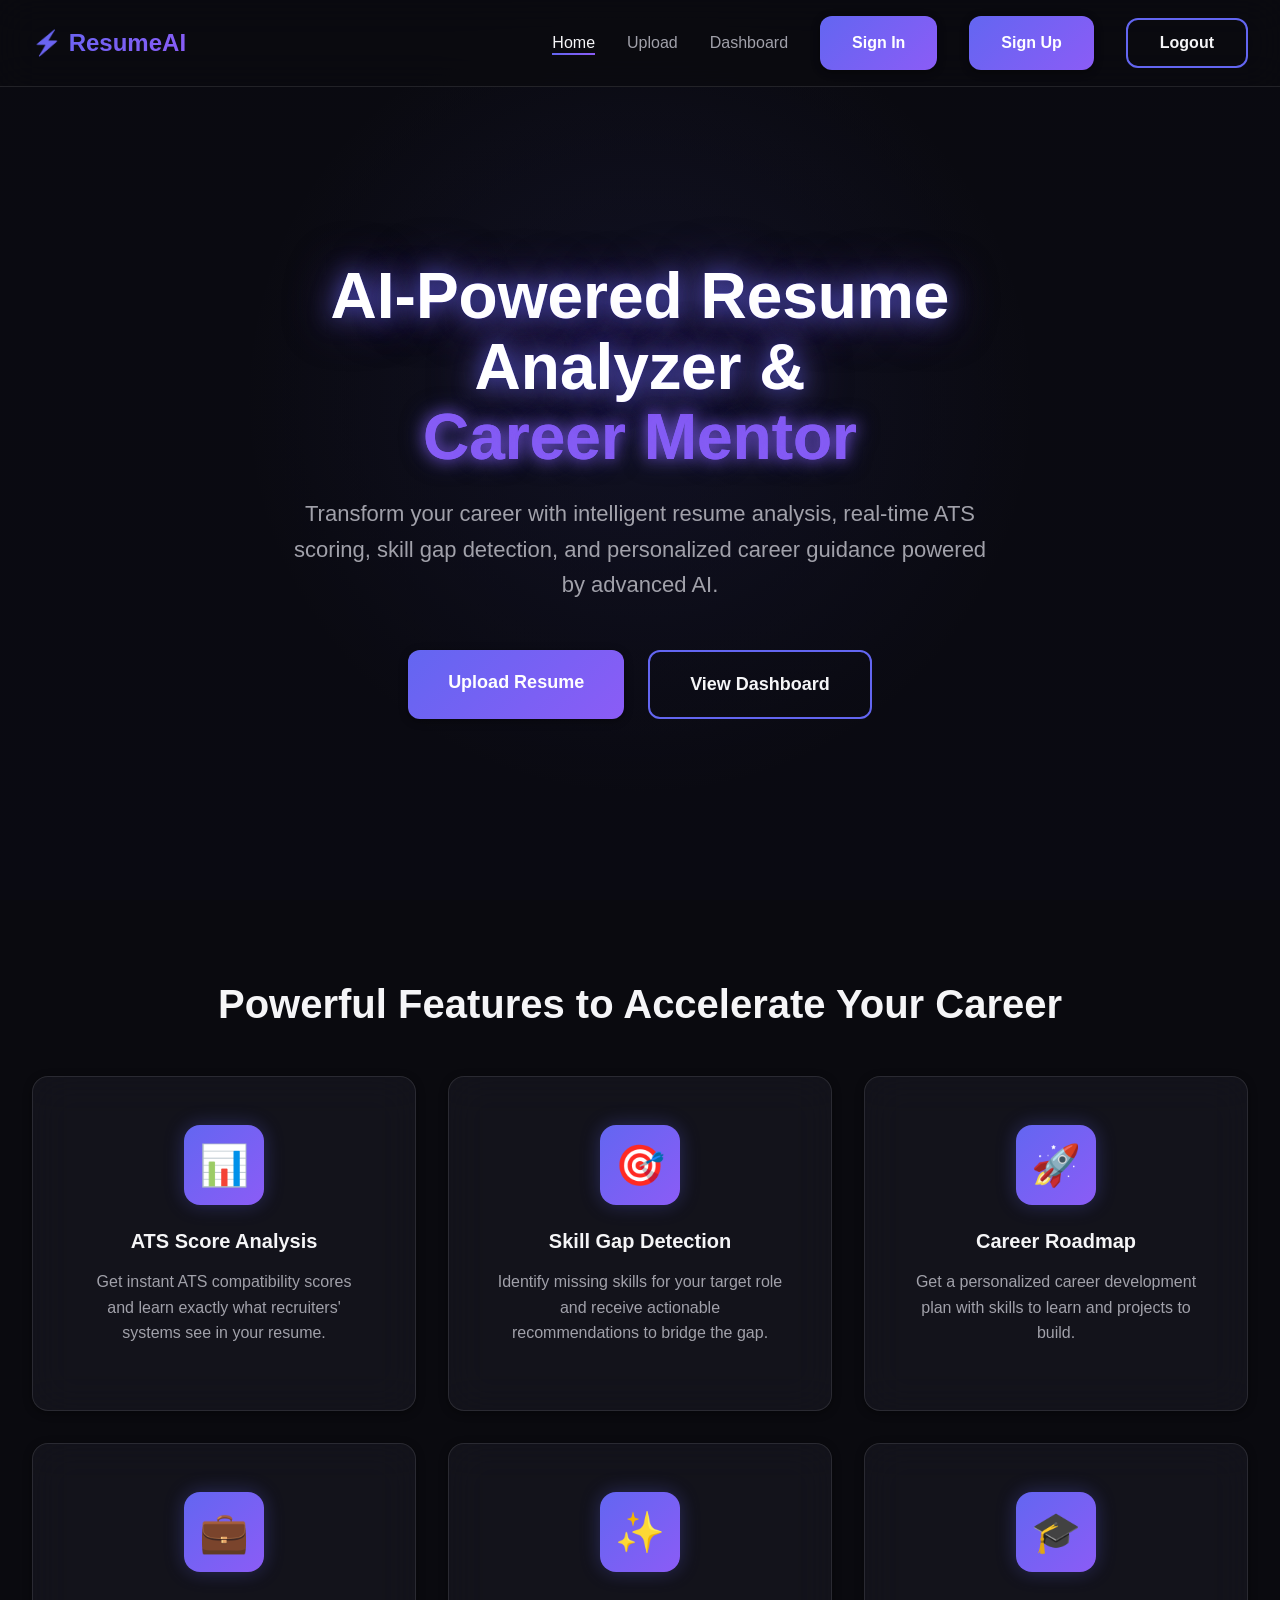
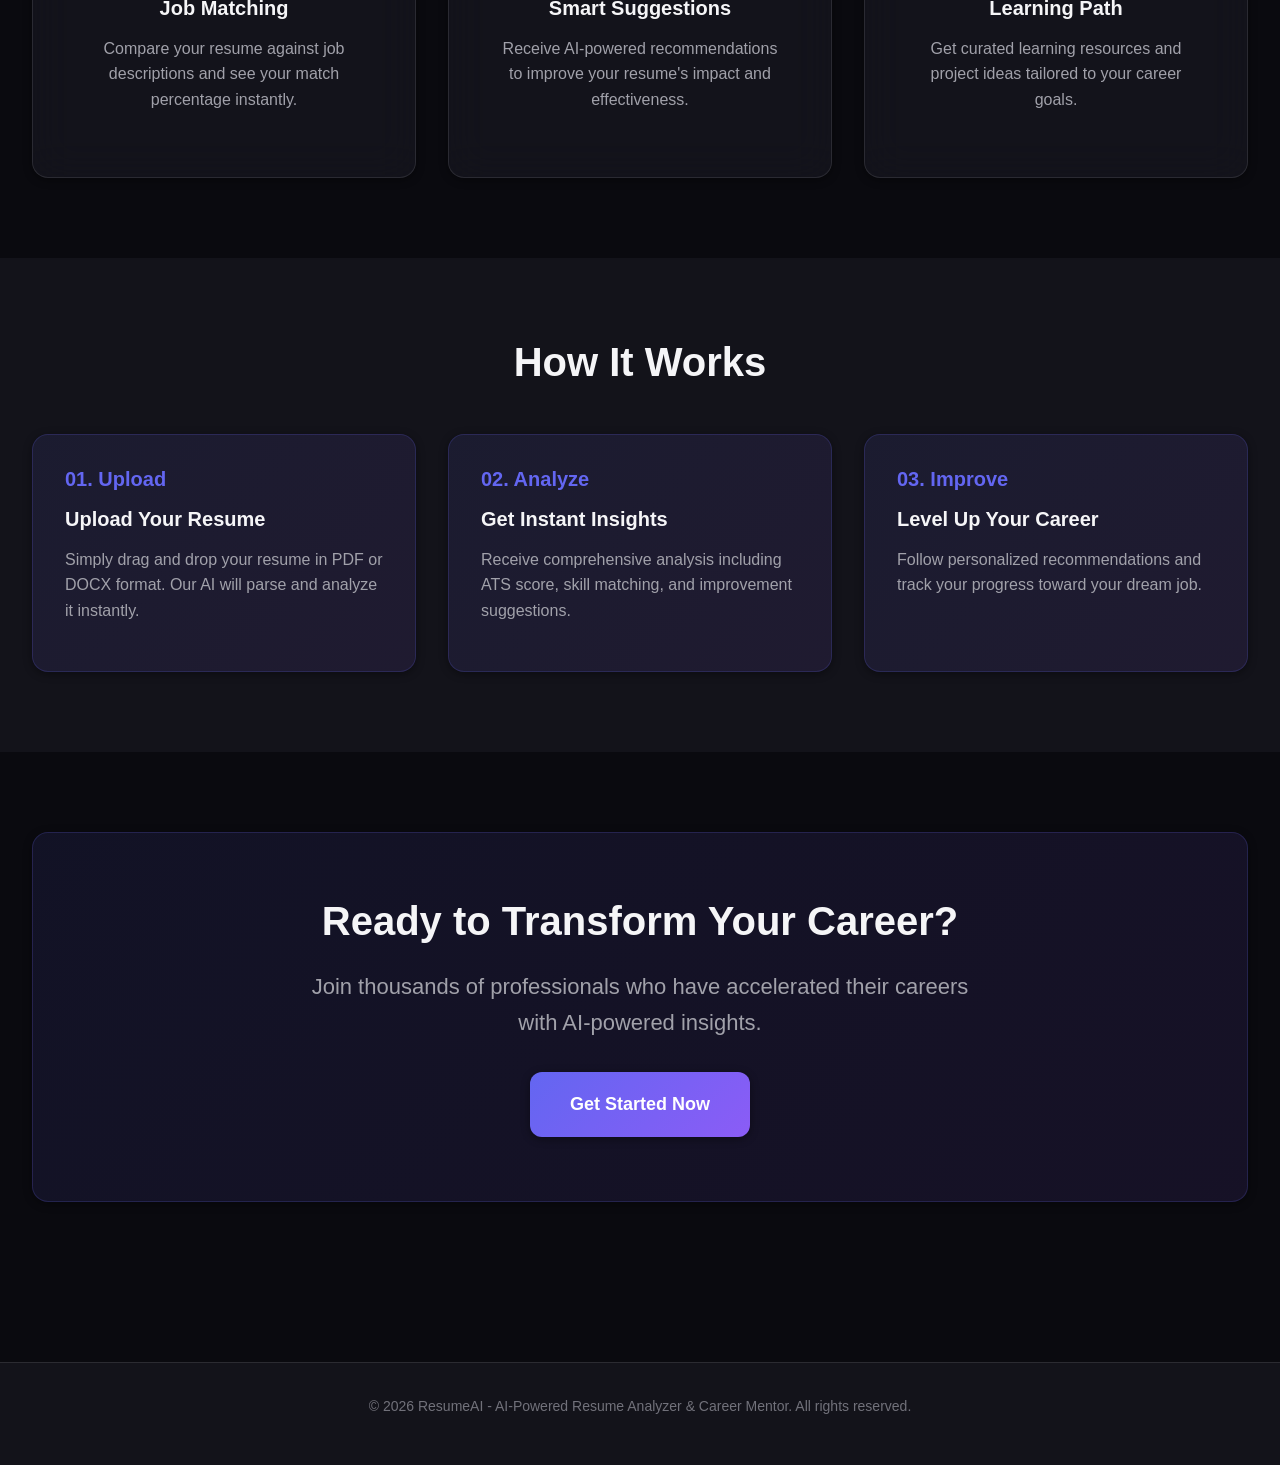
<file: index.html>
<!DOCTYPE html>
<html lang="en">
<head>
    <meta charset="UTF-8">
    <link rel="shortcut icon" type="x-icon" href="image.png">
    <meta name="viewport" content="width=device-width, initial-scale=1.0">
    <title>AI Resume Analyzer - Transform Your Career with AI</title>
    <link rel="stylesheet" href="css/style.css">
</head>
<body>
    <!-- Navbar -->
    <nav class="navbar">
        <div class="navbar-container">
            <button id="menuToggle" class="menu-toggle">☰</button>
            <a href="index.html" class="navbar-logo">⚡ ResumeAI</a>
            <ul class="navbar-menu">
                <li><a href="index.html" class="navbar-link active">Home</a></li>
                <li><a href="upload.html" class="navbar-link">Upload</a></li>
                <li><a href="dashboard.html" class="navbar-link">Dashboard</a></li>
                <li><a href="signin.html" class="btn btn-primary">Sign In</a></li>
                <li><a href="signup.html" class="btn btn-primary">Sign Up</a></li>
                <li>
                    <button id="logoutBtn" class="btn btn-secondary">Logout</button>
                </li>
            </ul>
            <!-- <div id="mobileMenu" class="mobile-menu">
                <a href="upload.html">Upload</a>
                <a href="dashboard.html">Dashboard</a>
                <a href="signin.html">Sign In</a>
                <a href="signup.html">Sign Up</a>
                <button id="mobileLogoutBtn">Logout</button>
            </div> -->
        </div>
    </nav>

    <!-- Hero Section -->
    <section class="hero-section">

        <!-- 🎥 VIDEO BACKGROUND -->
        <video autoplay muted loop playsinline class="hero-video" preload="none">
            <source src="videos/robot.mp4" type="video/mp4">
        </video>
    
        <!-- 🌑 DARK OVERLAY -->
        <div class="hero-overlay"></div>
    
        <!-- ✨ CONTENT -->
        <div class="container">
            <div class="hero-content fade-in">
                <h1 class="hero-title">
                    AI-Powered Resume Analyzer & 
                    <p>Career Mentor</p>
                </h1>
    
                <p class="hero-subtitle">
                    Transform your career with intelligent resume analysis, real-time ATS scoring,
                    skill gap detection, and personalized career guidance powered by advanced AI.
                </p>
    
                <div class="hero-buttons">
                    <a href="upload.html" class="btn btn-primary btn-large">Upload Resume</a>
                    <a href="dashboard.html" class="btn btn-secondary btn-large">View Dashboard</a>
                </div>
            </div>
        </div>
    
    </section>
    <!-- Features Section -->
    <section class="section">
        <div class="container">
            <h2 class="text-center mb-5">Powerful Features to Accelerate Your Career</h2>

            <div class="grid grid-3">
                <!-- Feature 1 -->
                <div class="card feature-card card-glass">
                    <div class="feature-icon">📊</div>
                    <h3 class="card-title">ATS Score Analysis</h3>
                    <p class="card-text">
                        Get instant ATS compatibility scores and learn exactly what recruiters' systems see in your resume.
                    </p>
                </div>

                <!-- Feature 2 -->
                <div class="card feature-card card-glass">
                    <div class="feature-icon">🎯</div>
                    <h3 class="card-title">Skill Gap Detection</h3>
                    <p class="card-text">
                        Identify missing skills for your target role and receive actionable recommendations to bridge the gap.
                    </p>
                </div>

                <!-- Feature 3 -->
                <div class="card feature-card card-glass">
                    <div class="feature-icon">🚀</div>
                    <h3 class="card-title">Career Roadmap</h3>
                    <p class="card-text">
                        Get a personalized career development plan with skills to learn and projects to build.
                    </p>
                </div>

                <!-- Feature 4 -->
                <div class="card feature-card card-glass">
                    <div class="feature-icon">💼</div>
                    <h3 class="card-title">Job Matching</h3>
                    <p class="card-text">
                        Compare your resume against job descriptions and see your match percentage instantly.
                    </p>
                </div>

                <!-- Feature 5 -->
                <div class="card feature-card card-glass">
                    <div class="feature-icon">✨</div>
                    <h3 class="card-title">Smart Suggestions</h3>
                    <p class="card-text">
                        Receive AI-powered recommendations to improve your resume's impact and effectiveness.
                    </p>
                </div>

                <!-- Feature 6 -->
                <div class="card feature-card card-glass">
                    <div class="feature-icon">🎓</div>
                    <h3 class="card-title">Learning Path</h3>
                    <p class="card-text">
                        Get curated learning resources and project ideas tailored to your career goals.
                    </p>
                </div>
            </div>
        </div>
    </section>

    <!-- How It Works Section -->
    <section class="section" style="background: var(--bg-secondary);">
        <div class="container">
            <h2 class="text-center mb-5">How It Works</h2>

            <div class="grid grid-3">
                <div class="card card-gradient">
                    <h4 style="color: var(--accent-primary); margin-bottom: 1rem;">01. Upload</h4>
                    <h3 class="card-title">Upload Your Resume</h3>
                    <p class="card-text">
                        Simply drag and drop your resume in PDF or DOCX format. Our AI will parse and analyze it instantly.
                    </p>
                </div>

                <div class="card card-gradient">
                    <h4 style="color: var(--accent-primary); margin-bottom: 1rem;">02. Analyze</h4>
                    <h3 class="card-title">Get Instant Insights</h3>
                    <p class="card-text">
                        Receive comprehensive analysis including ATS score, skill matching, and improvement suggestions.
                    </p>
                </div>

                <div class="card card-gradient">
                    <h4 style="color: var(--accent-primary); margin-bottom: 1rem;">03. Improve</h4>
                    <h3 class="card-title">Level Up Your Career</h3>
                    <p class="card-text">
                        Follow personalized recommendations and track your progress toward your dream job.
                    </p>
                </div>
            </div>
        </div>
    </section>

    <!-- CTA Section -->
    <section class="section">
        <div class="container">
            <div class="card card-gradient" style="text-align: center; padding: 4rem 2rem;">
                <h2 class="mb-3">Ready to Transform Your Career?</h2>
                <p class="hero-subtitle mb-4">
                    Join thousands of professionals who have accelerated their careers with AI-powered insights.
                </p>
                <a href="upload.html" class="btn btn-primary btn-large">Get Started Now</a>
            </div>
        </div>
    </section>

    <!-- Footer -->
    <footer class="footer">
        <div class="container">
            <p class="footer-text">© 2026 ResumeAI - AI-Powered Resume Analyzer & Career Mentor. All rights reserved.</p>
        </div>
    </footer>

    <script src="js/main.js"></script>
</body>
</html>
</file>
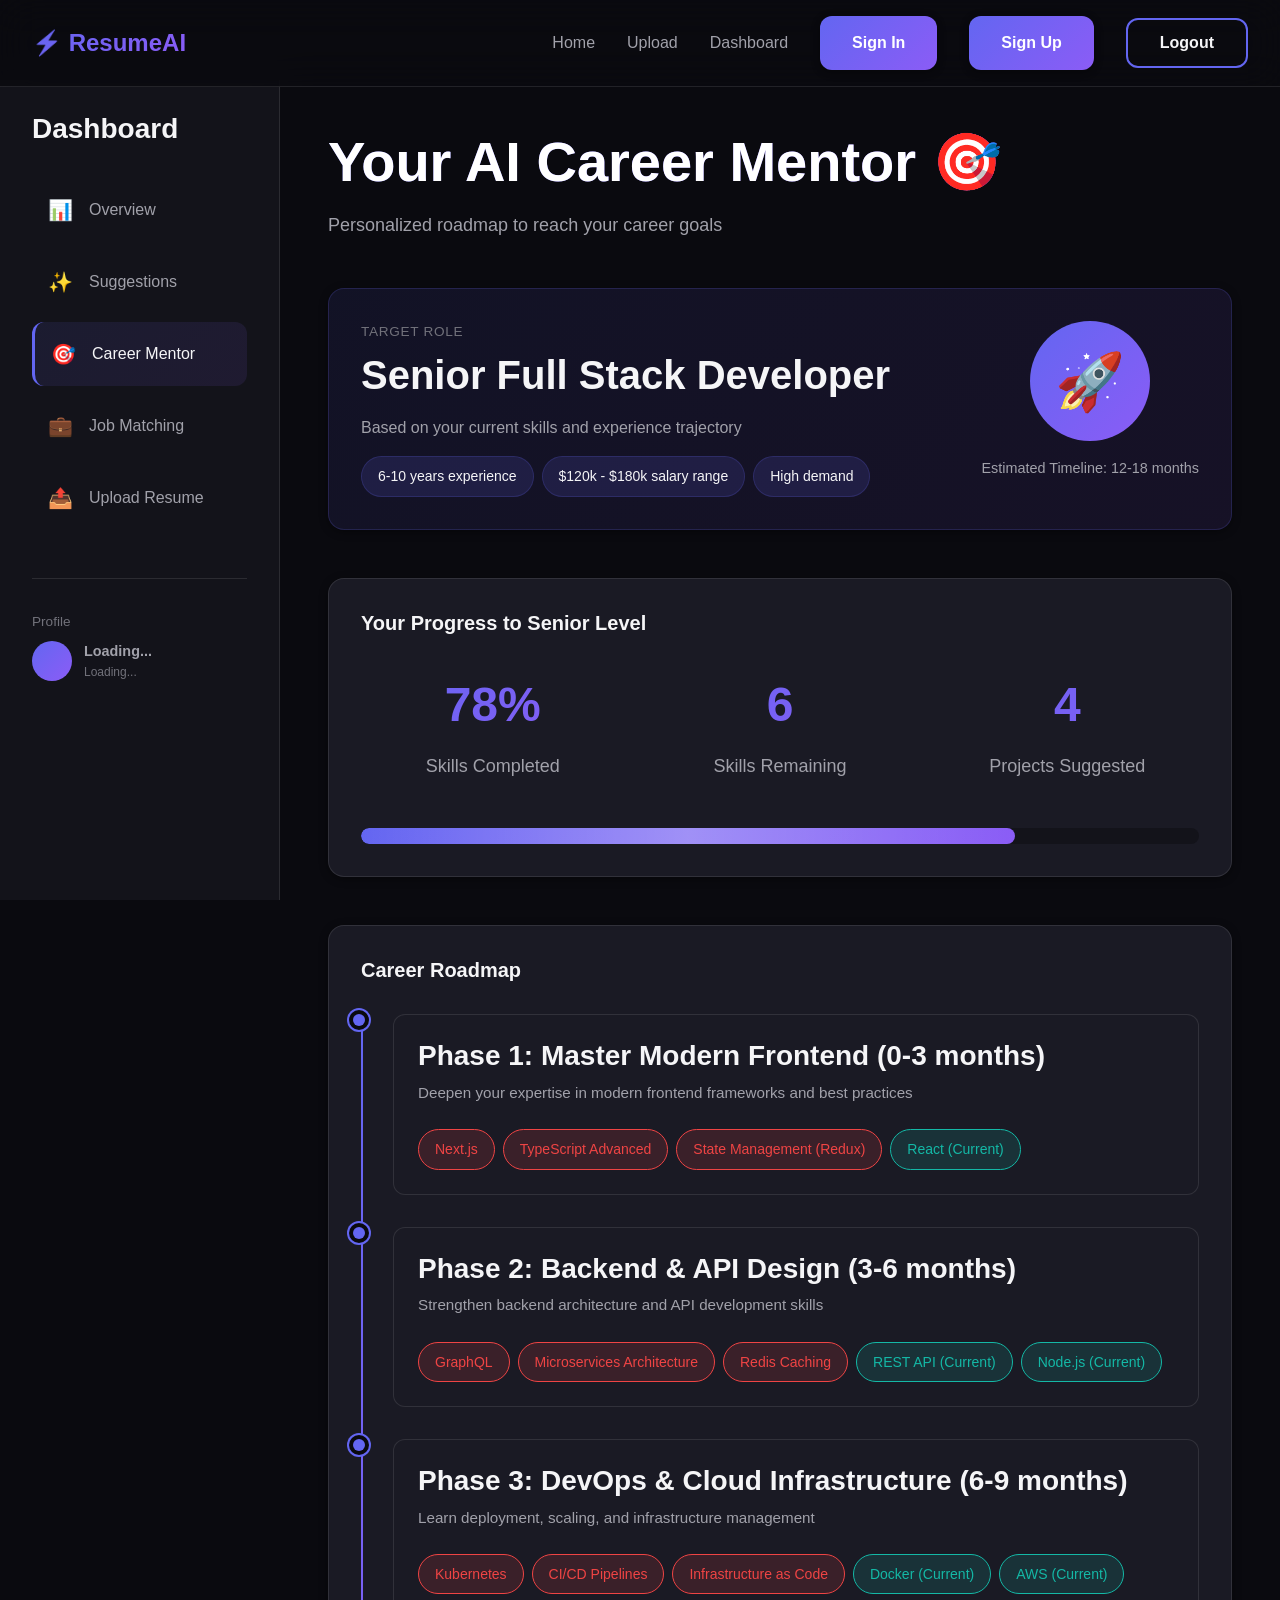
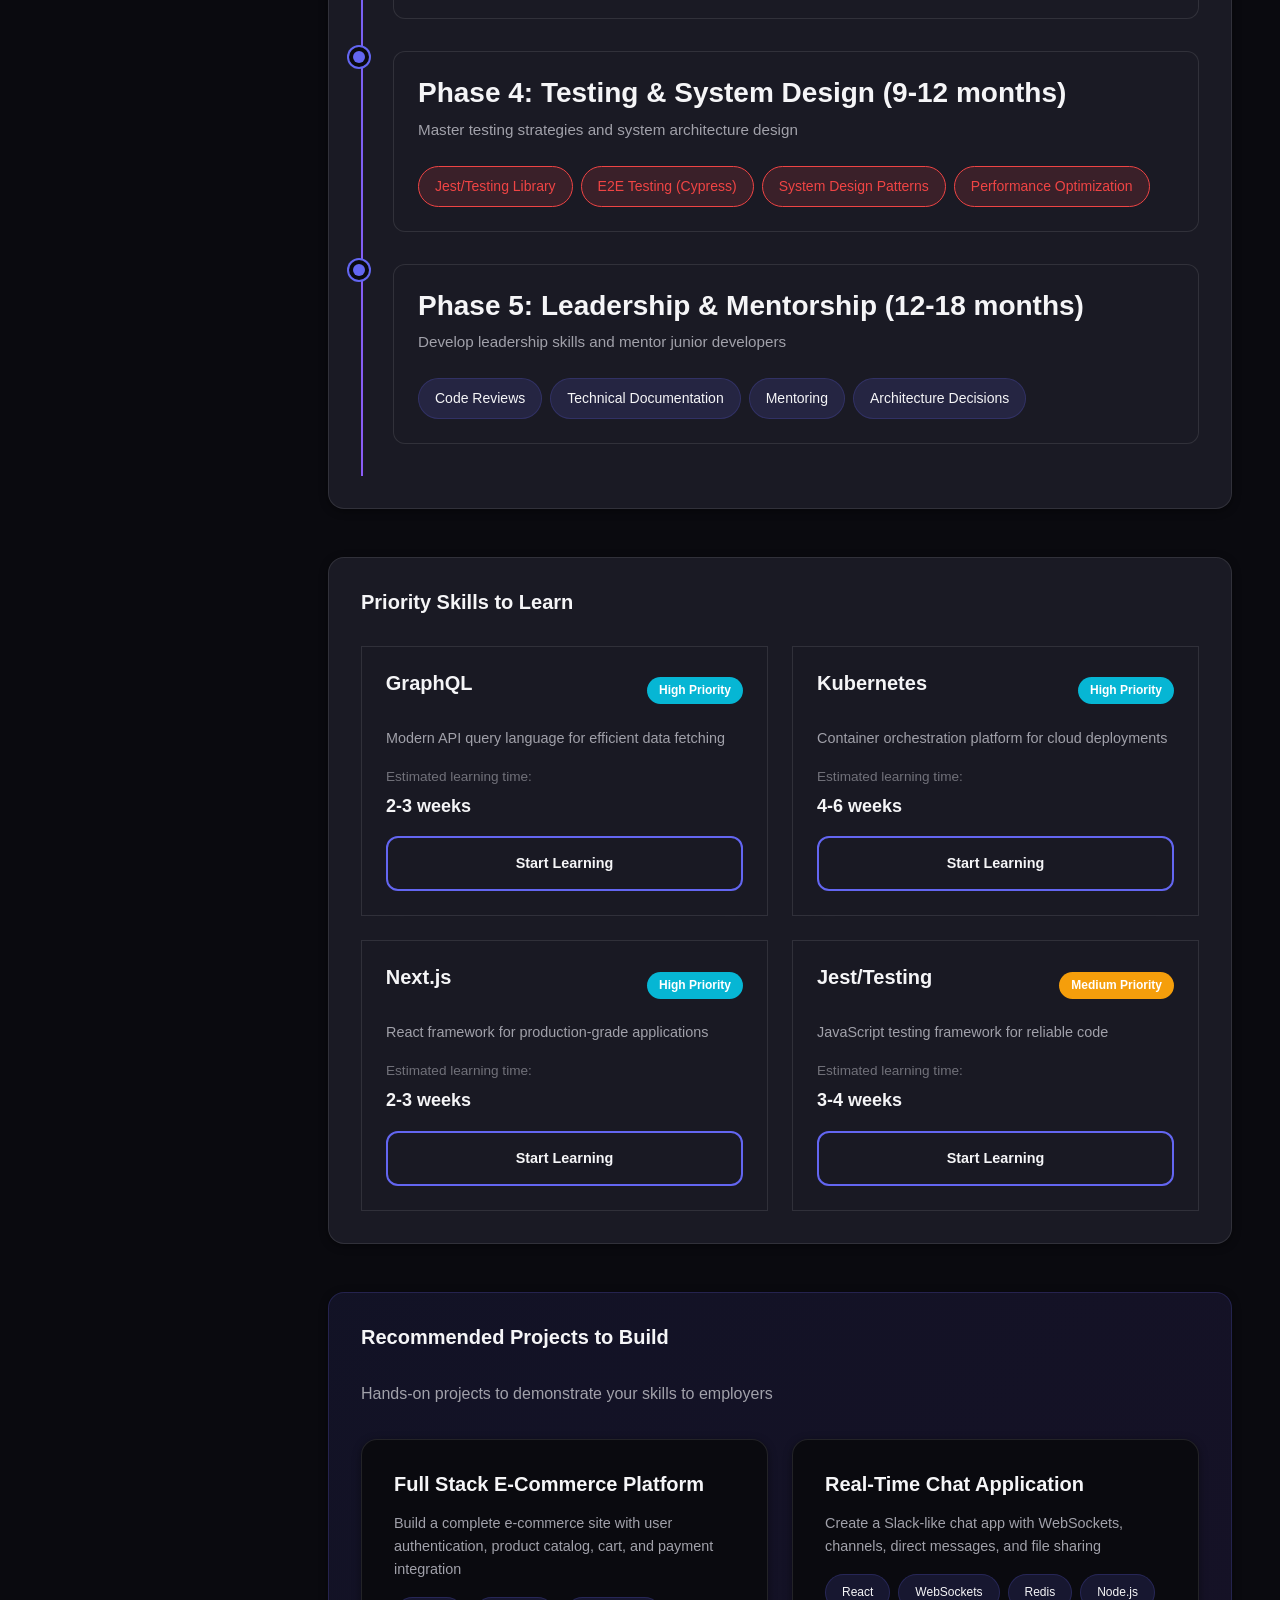
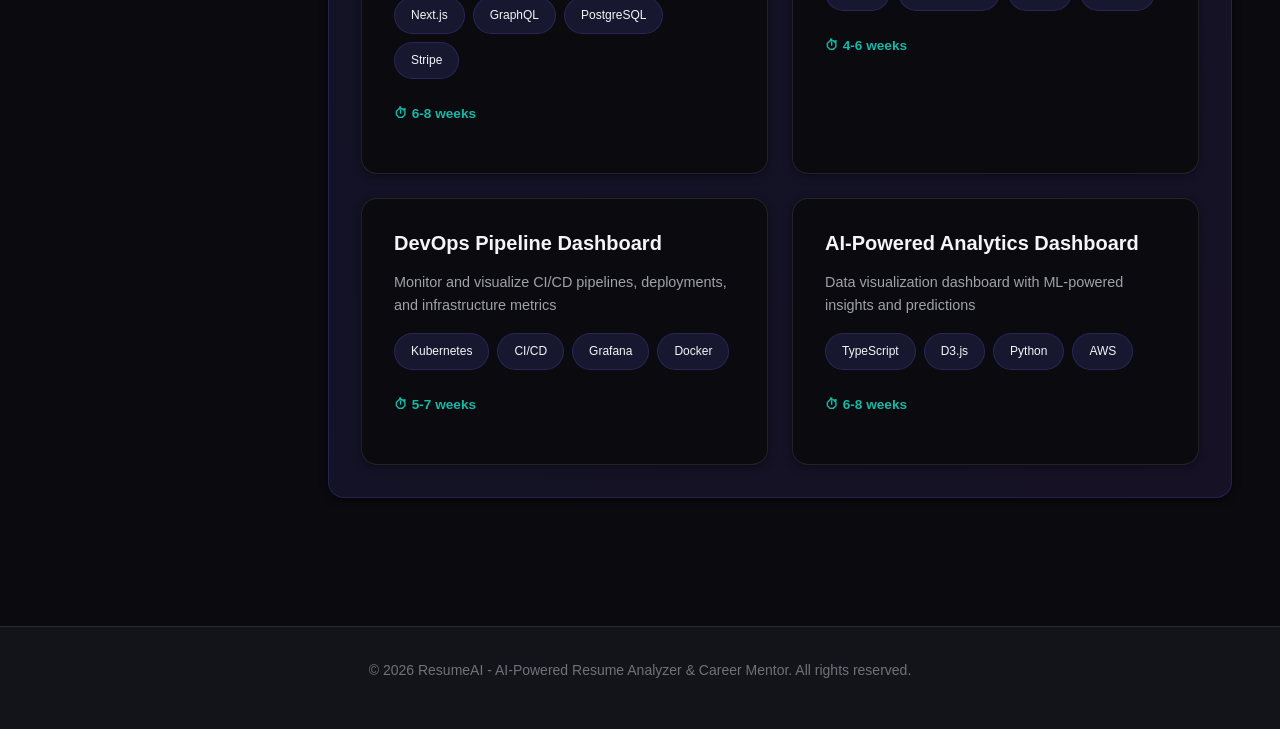
<file: career.html>
<!DOCTYPE html>
<html lang="en">
<head>
    <meta charset="UTF-8">
    <meta name="viewport" content="width=device-width, initial-scale=1.0">
    <title>Career Mentor - AI Resume Analyzer</title>
    <link rel="stylesheet" href="css/style.css">
</head>
<body>
    <!-- Navbar -->
    <nav class="navbar">
        <div class="navbar-container">
            <button id="menuToggle" class="menu-toggle">☰</button>
            <a href="index.html" class="navbar-logo">⚡ ResumeAI</a>
            <ul class="navbar-menu">
                <li><a href="index.html" class="navbar-link">Home</a></li>
                <li><a href="upload.html" class="navbar-link">Upload</a></li>
                <li><a href="dashboard.html" class="navbar-link active">Dashboard</a></li>
                <li><a href="signin.html" class="btn btn-primary">Sign In</a></li>
                <li><a href="signup.html" class="btn btn-primary">Sign Up</a></li>
                <li>
                    <button id="logoutBtn" class="btn btn-secondary">Logout</button>
                </li>
            </ul>
            <!-- <div id="mobileMenu" class="mobile-menu">
                <a href="upload.html">Upload</a>
                <a href="dashboard.html">Dashboard</a>
                <a href="signin.html">Sign In</a>
                <a href="signup.html">Sign Up</a>
                <button id="mobileLogoutBtn">Logout</button>
            </div> -->
        </div>
    </nav>

    <!-- Dashboard Layout -->
    <div class="dashboard-layout">
        <!-- Sidebar -->
        <aside class="sidebar">
            <h3 style="margin-bottom: 2rem; color: var(--text-primary);">Dashboard</h3>
            <ul class="sidebar-nav">
                <li>
                    <a href="dashboard.html" class="sidebar-link">
                        <span class="sidebar-icon">📊</span>
                        <span>Overview</span>
                    </a>
                </li>
                <li>
                    <a href="suggestions.html" class="sidebar-link">
                        <span class="sidebar-icon">✨</span>
                        <span>Suggestions</span>
                    </a>
                </li>
                <li>
                    <a href="career.html" class="sidebar-link active">
                        <span class="sidebar-icon">🎯</span>
                        <span>Career Mentor</span>
                    </a>
                </li>
                <li>
                    <a href="job-match.html" class="sidebar-link">
                        <span class="sidebar-icon">💼</span>
                        <span>Job Matching</span>
                    </a>
                </li>
                <li>
                    <a href="upload.html" class="sidebar-link">
                        <span class="sidebar-icon">📤</span>
                        <span>Upload Resume</span>
                    </a>
                </li>
            </ul>

            <div style="margin-top: 3rem; padding-top: 2rem; border-top: 1px solid var(--border-light);">
                <p style="color: var(--text-muted); font-size: 0.85rem; margin-bottom: 0.5rem;">Profile</p>
                <div class="flex" style="align-items: center; gap: 0.75rem;">
                    <div style="width: 40px; height: 40px; border-radius: 50%; background: var(--gradient-primary);"></div>
                    <div>
                        <p id="profileName" style="font-weight: 600; font-size: 0.9rem; margin: 0;">Loading...</p>
                        <p id="profileRole" style="font-size: 0.75rem; color: var(--text-muted); margin: 0;">Loading...</p>
                    </div>
                </div>
            </div>
        </aside>

        <!-- Main Content -->
        <main class="main-content">
            <div class="fade-in">
                <!-- Header -->
                <div class="mb-5">
                    <h1 class="mb-2">Your AI Career Mentor 🎯</h1>
                    <p style="color: var(--text-secondary); font-size: 1.125rem;">
                        Personalized roadmap to reach your career goals
                    </p>
                </div>

                <!-- Target Role Overview -->
                <div class="card card-gradient mb-5">
                    <div class="flex-between" style="flex-wrap: wrap; gap: 2rem;">
                        <div>
                            <p style="color: var(--text-muted); text-transform: uppercase; font-size: 0.85rem; letter-spacing: 0.05em; margin-bottom: 0.5rem;">Target Role</p>
                            <h2 class="mb-2">Senior Full Stack Developer</h2>
                            <p style="color: var(--text-secondary); font-size: 1rem; margin-bottom: 1rem;">
                                Based on your current skills and experience trajectory
                            </p>
                            <div class="skill-chips">
                                <span class="skill-chip">6-10 years experience</span>
                                <span class="skill-chip">$120k - $180k salary range</span>
                                <span class="skill-chip">High demand</span>
                            </div>
                        </div>
                        <div style="text-align: center;">
                            <div style="width: 120px; height: 120px; border-radius: 50%; background: var(--gradient-primary); display: flex; align-items: center; justify-content: center; margin: 0 auto 1rem;">
                                <span style="font-size: 3.5rem;">🚀</span>
                            </div>
                            <p style="color: var(--text-secondary); font-size: 0.9rem;">Estimated Timeline: 12-18 months</p>
                        </div>
                    </div>
                </div>

                <!-- Progress Overview -->
                <div class="card mb-5">
                    <h3 class="card-title mb-3">Your Progress to Senior Level</h3>
                    <div class="grid grid-3" style="gap: 1.5rem; margin-top: 2rem;">
                        <div style="text-align: center;">
                            <div class="stat-value" style="font-size: 3rem;">78%</div>
                            <p style="color: var(--text-secondary); margin-top: 0.5rem;">Skills Completed</p>
                        </div>
                        <div style="text-align: center;">
                            <div class="stat-value" style="font-size: 3rem;">6</div>
                            <p style="color: var(--text-secondary); margin-top: 0.5rem;">Skills Remaining</p>
                        </div>
                        <div style="text-align: center;">
                            <div class="stat-value" style="font-size: 3rem;">4</div>
                            <p style="color: var(--text-secondary); margin-top: 0.5rem;">Projects Suggested</p>
                        </div>
                    </div>
                    <div class="progress-bar mt-4" style="height: 16px;">
                        <div class="progress-fill" style="width: 78%"></div>
                    </div>
                </div>

                <!-- Career Roadmap -->
                <div class="card mb-5">
                    <h2 class="card-title mb-4">Career Roadmap</h2>

                    <div class="timeline">
                        <!-- Phase 1 -->
                        <div class="timeline-item">
                            <div class="timeline-content">
                                <h3 class="timeline-title">Phase 1: Master Modern Frontend (0-3 months)</h3>
                                <p class="timeline-description mb-3">
                                    Deepen your expertise in modern frontend frameworks and best practices
                                </p>
                                <div class="skill-chips">
                                    <span class="skill-chip missing">Next.js</span>
                                    <span class="skill-chip missing">TypeScript Advanced</span>
                                    <span class="skill-chip missing">State Management (Redux)</span>
                                    <span class="skill-chip matched">React (Current)</span>
                                </div>
                            </div>
                        </div>

                        <!-- Phase 2 -->
                        <div class="timeline-item">
                            <div class="timeline-content">
                                <h3 class="timeline-title">Phase 2: Backend & API Design (3-6 months)</h3>
                                <p class="timeline-description mb-3">
                                    Strengthen backend architecture and API development skills
                                </p>
                                <div class="skill-chips">
                                    <span class="skill-chip missing">GraphQL</span>
                                    <span class="skill-chip missing">Microservices Architecture</span>
                                    <span class="skill-chip missing">Redis Caching</span>
                                    <span class="skill-chip matched">REST API (Current)</span>
                                    <span class="skill-chip matched">Node.js (Current)</span>
                                </div>
                            </div>
                        </div>

                        <!-- Phase 3 -->
                        <div class="timeline-item">
                            <div class="timeline-content">
                                <h3 class="timeline-title">Phase 3: DevOps & Cloud Infrastructure (6-9 months)</h3>
                                <p class="timeline-description mb-3">
                                    Learn deployment, scaling, and infrastructure management
                                </p>
                                <div class="skill-chips">
                                    <span class="skill-chip missing">Kubernetes</span>
                                    <span class="skill-chip missing">CI/CD Pipelines</span>
                                    <span class="skill-chip missing">Infrastructure as Code</span>
                                    <span class="skill-chip matched">Docker (Current)</span>
                                    <span class="skill-chip matched">AWS (Current)</span>
                                </div>
                            </div>
                        </div>

                        <!-- Phase 4 -->
                        <div class="timeline-item">
                            <div class="timeline-content">
                                <h3 class="timeline-title">Phase 4: Testing & System Design (9-12 months)</h3>
                                <p class="timeline-description mb-3">
                                    Master testing strategies and system architecture design
                                </p>
                                <div class="skill-chips">
                                    <span class="skill-chip missing">Jest/Testing Library</span>
                                    <span class="skill-chip missing">E2E Testing (Cypress)</span>
                                    <span class="skill-chip missing">System Design Patterns</span>
                                    <span class="skill-chip missing">Performance Optimization</span>
                                </div>
                            </div>
                        </div>

                        <!-- Phase 5 -->
                        <div class="timeline-item">
                            <div class="timeline-content">
                                <h3 class="timeline-title">Phase 5: Leadership & Mentorship (12-18 months)</h3>
                                <p class="timeline-description mb-3">
                                    Develop leadership skills and mentor junior developers
                                </p>
                                <div class="skill-chips">
                                    <span class="skill-chip">Code Reviews</span>
                                    <span class="skill-chip">Technical Documentation</span>
                                    <span class="skill-chip">Mentoring</span>
                                    <span class="skill-chip">Architecture Decisions</span>
                                </div>
                            </div>
                        </div>
                    </div>
                </div>

                <!-- Skills to Learn -->
                <div class="card mb-5">
                    <h2 class="card-title mb-4">Priority Skills to Learn</h2>

                    <div class="grid grid-2" style="gap: 1.5rem;">
                        <!-- Skill 1 -->
                        <div class="card-glass" style="padding: 1.5rem;">
                            <div class="flex-between mb-2">
                                <h4 style="color: var(--text-primary);">GraphQL</h4>
                                <span style="background: var(--accent-cyan); color: white; padding: 0.25rem 0.75rem; border-radius: 20px; font-size: 0.75rem; font-weight: 600;">High Priority</span>
                            </div>
                            <p style="color: var(--text-secondary); font-size: 0.9rem; margin-bottom: 1rem;">
                                Modern API query language for efficient data fetching
                            </p>
                            <div style="margin-bottom: 1rem;">
                                <p style="font-size: 0.85rem; color: var(--text-muted); margin-bottom: 0.25rem;">Estimated learning time:</p>
                                <p style="font-weight: 600; color: var(--text-primary);">2-3 weeks</p>
                            </div>
                            <a href="#" class="btn btn-secondary" style="width: 100%; font-size: 0.9rem;">Start Learning</a>
                        </div>

                        <!-- Skill 2 -->
                        <div class="card-glass" style="padding: 1.5rem;">
                            <div class="flex-between mb-2">
                                <h4 style="color: var(--text-primary);">Kubernetes</h4>
                                <span style="background: var(--accent-cyan); color: white; padding: 0.25rem 0.75rem; border-radius: 20px; font-size: 0.75rem; font-weight: 600;">High Priority</span>
                            </div>
                            <p style="color: var(--text-secondary); font-size: 0.9rem; margin-bottom: 1rem;">
                                Container orchestration platform for cloud deployments
                            </p>
                            <div style="margin-bottom: 1rem;">
                                <p style="font-size: 0.85rem; color: var(--text-muted); margin-bottom: 0.25rem;">Estimated learning time:</p>
                                <p style="font-weight: 600; color: var(--text-primary);">4-6 weeks</p>
                            </div>
                            <a href="#" class="btn btn-secondary" style="width: 100%; font-size: 0.9rem;">Start Learning</a>
                        </div>

                        <!-- Skill 3 -->
                        <div class="card-glass" style="padding: 1.5rem;">
                            <div class="flex-between mb-2">
                                <h4 style="color: var(--text-primary);">Next.js</h4>
                                <span style="background: var(--accent-cyan); color: white; padding: 0.25rem 0.75rem; border-radius: 20px; font-size: 0.75rem; font-weight: 600;">High Priority</span>
                            </div>
                            <p style="color: var(--text-secondary); font-size: 0.9rem; margin-bottom: 1rem;">
                                React framework for production-grade applications
                            </p>
                            <div style="margin-bottom: 1rem;">
                                <p style="font-size: 0.85rem; color: var(--text-muted); margin-bottom: 0.25rem;">Estimated learning time:</p>
                                <p style="font-weight: 600; color: var(--text-primary);">2-3 weeks</p>
                            </div>
                            <a href="#" class="btn btn-secondary" style="width: 100%; font-size: 0.9rem;">Start Learning</a>
                        </div>

                        <!-- Skill 4 -->
                        <div class="card-glass" style="padding: 1.5rem;">
                            <div class="flex-between mb-2">
                                <h4 style="color: var(--text-primary);">Jest/Testing</h4>
                                <span style="background: #f59e0b; color: white; padding: 0.25rem 0.75rem; border-radius: 20px; font-size: 0.75rem; font-weight: 600;">Medium Priority</span>
                            </div>
                            <p style="color: var(--text-secondary); font-size: 0.9rem; margin-bottom: 1rem;">
                                JavaScript testing framework for reliable code
                            </p>
                            <div style="margin-bottom: 1rem;">
                                <p style="font-size: 0.85rem; color: var(--text-muted); margin-bottom: 0.25rem;">Estimated learning time:</p>
                                <p style="font-weight: 600; color: var(--text-primary);">3-4 weeks</p>
                            </div>
                            <a href="#" class="btn btn-secondary" style="width: 100%; font-size: 0.9rem;">Start Learning</a>
                        </div>
                    </div>
                </div>

                <!-- Project Ideas -->
                <div class="card card-gradient">
                    <h2 class="card-title mb-4">Recommended Projects to Build</h2>
                    <p class="card-text mb-4">Hands-on projects to demonstrate your skills to employers</p>

                    <div class="grid grid-2" style="gap: 1.5rem;">
                        <!-- Project 1 -->
                        <div class="card" style="background: var(--bg-primary);">
                            <h4 style="color: var(--text-primary); margin-bottom: 1rem;">Full Stack E-Commerce Platform</h4>
                            <p style="color: var(--text-secondary); font-size: 0.9rem; margin-bottom: 1rem;">
                                Build a complete e-commerce site with user authentication, product catalog, cart, and payment integration
                            </p>
                            <div class="skill-chips mb-3">
                                <span class="skill-chip" style="font-size: 0.75rem;">Next.js</span>
                                <span class="skill-chip" style="font-size: 0.75rem;">GraphQL</span>
                                <span class="skill-chip" style="font-size: 0.75rem;">PostgreSQL</span>
                                <span class="skill-chip" style="font-size: 0.75rem;">Stripe</span>
                            </div>
                            <p style="color: var(--accent-teal); font-size: 0.85rem; font-weight: 600;">⏱ 6-8 weeks</p>
                        </div>

                        <!-- Project 2 -->
                        <div class="card" style="background: var(--bg-primary);">
                            <h4 style="color: var(--text-primary); margin-bottom: 1rem;">Real-Time Chat Application</h4>
                            <p style="color: var(--text-secondary); font-size: 0.9rem; margin-bottom: 1rem;">
                                Create a Slack-like chat app with WebSockets, channels, direct messages, and file sharing
                            </p>
                            <div class="skill-chips mb-3">
                                <span class="skill-chip" style="font-size: 0.75rem;">React</span>
                                <span class="skill-chip" style="font-size: 0.75rem;">WebSockets</span>
                                <span class="skill-chip" style="font-size: 0.75rem;">Redis</span>
                                <span class="skill-chip" style="font-size: 0.75rem;">Node.js</span>
                            </div>
                            <p style="color: var(--accent-teal); font-size: 0.85rem; font-weight: 600;">⏱ 4-6 weeks</p>
                        </div>

                        <!-- Project 3 -->
                        <div class="card" style="background: var(--bg-primary);">
                            <h4 style="color: var(--text-primary); margin-bottom: 1rem;">DevOps Pipeline Dashboard</h4>
                            <p style="color: var(--text-secondary); font-size: 0.9rem; margin-bottom: 1rem;">
                                Monitor and visualize CI/CD pipelines, deployments, and infrastructure metrics
                            </p>
                            <div class="skill-chips mb-3">
                                <span class="skill-chip" style="font-size: 0.75rem;">Kubernetes</span>
                                <span class="skill-chip" style="font-size: 0.75rem;">CI/CD</span>
                                <span class="skill-chip" style="font-size: 0.75rem;">Grafana</span>
                                <span class="skill-chip" style="font-size: 0.75rem;">Docker</span>
                            </div>
                            <p style="color: var(--accent-teal); font-size: 0.85rem; font-weight: 600;">⏱ 5-7 weeks</p>
                        </div>

                        <!-- Project 4 -->
                        <div class="card" style="background: var(--bg-primary);">
                            <h4 style="color: var(--text-primary); margin-bottom: 1rem;">AI-Powered Analytics Dashboard</h4>
                            <p style="color: var(--text-secondary); font-size: 0.9rem; margin-bottom: 1rem;">
                                Data visualization dashboard with ML-powered insights and predictions
                            </p>
                            <div class="skill-chips mb-3">
                                <span class="skill-chip" style="font-size: 0.75rem;">TypeScript</span>
                                <span class="skill-chip" style="font-size: 0.75rem;">D3.js</span>
                                <span class="skill-chip" style="font-size: 0.75rem;">Python</span>
                                <span class="skill-chip" style="font-size: 0.75rem;">AWS</span>
                            </div>
                            <p style="color: var(--accent-teal); font-size: 0.85rem; font-weight: 600;">⏱ 6-8 weeks</p>
                        </div>
                    </div>
                </div>
            </div>
        </main>
    </div>

    <!-- Footer -->
    <footer class="footer">
        <div class="container">
            <p class="footer-text">© 2026 ResumeAI - AI-Powered Resume Analyzer & Career Mentor. All rights reserved.</p>
        </div>
    </footer>

    <script src="js/main.js"></script>
</body>
</html>
</file>
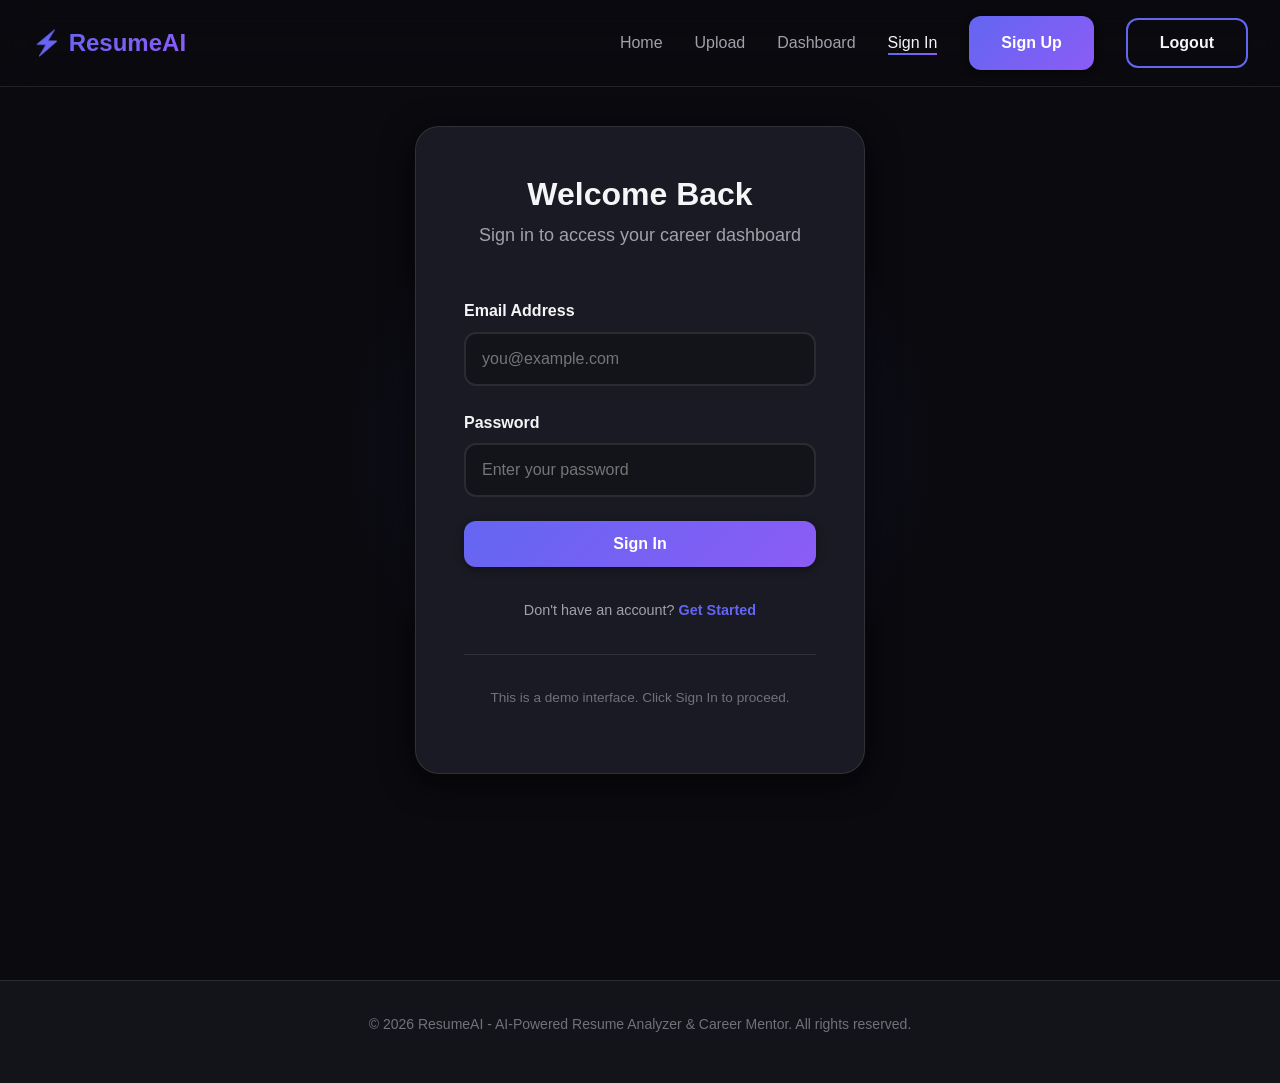
<file: dashboard.html>
<!DOCTYPE html>
<html lang="en">
<head>
    <meta charset="UTF-8">
    <meta name="viewport" content="width=device-width, initial-scale=1.0">
    <title>Dashboard - AI Resume Analyzer</title>
    <link rel="stylesheet" href="css/style.css">
</head>
<body>
    <!-- Navbar -->
    <nav class="navbar">
        <div class="navbar-container">
            <button id="menuToggle" class="menu-toggle">☰</button>
            <a href="index.html" class="navbar-logo">⚡ ResumeAI</a>
            <ul class="navbar-menu">
                <li><a href="index.html" class="navbar-link">Home</a></li>
                <li><a href="upload.html" class="navbar-link">Upload</a></li>
                <li><a href="dashboard.html" class="navbar-link active">Dashboard</a></li>
                <li><a href="signin.html" class="btn btn-primary">Sign In</a></li>
                <li><a href="signup.html" class="btn btn-primary">Sign Up</a></li>
                <li>
                    <button id="logoutBtn" class="btn btn-secondary">Logout</button>
                </li>
            </ul>
            <!-- <div id="mobileMenu" class="mobile-menu">
                <a href="upload.html">Upload</a>
                <a href="dashboard.html">Dashboard</a>
                <a href="signin.html">Sign In</a>
                <a href="signup.html">Sign Up</a>
                <button id="mobileLogoutBtn">Logout</button>
            </div> -->
        </div>
    </nav>

    <!-- Dashboard Layout -->
    <div class="dashboard-layout">
        <!-- Sidebar -->
        <aside class="sidebar">
            <h3 style="margin-bottom: 2rem; color: var(--text-primary);">Dashboard</h3>
            <ul class="sidebar-nav">
                <li>
                    <a href="dashboard.html" class="sidebar-link active">
                        <span class="sidebar-icon">📊</span>
                        <span>Overview</span>
                    </a>
                </li>
                <li>
                    <a href="suggestions.html" class="sidebar-link">
                        <span class="sidebar-icon">✨</span>
                        <span>Suggestions</span>
                    </a>
                </li>
                <li>
                    <a href="career.html" class="sidebar-link">
                        <span class="sidebar-icon">🎯</span>
                        <span>Career Mentor</span>
                    </a>
                </li>
                <li>
                    <a href="job-match.html" class="sidebar-link">
                        <span class="sidebar-icon">💼</span>
                        <span>Job Matching</span>
                    </a>
                </li>
                <li>
                    <a href="upload.html" class="sidebar-link">
                        <span class="sidebar-icon">📤</span>
                        <span>Upload Resume</span>
                    </a>
                </li>
            </ul>

            <div style="margin-top: 3rem; padding-top: 2rem; border-top: 1px solid var(--border-light);">
                <p style="color: var(--text-muted); font-size: 0.85rem; margin-bottom: 0.5rem;">Profile</p>
                <div class="flex" style="align-items: center; gap: 0.75rem;">
                    <div style="width: 40px; height: 40px; border-radius: 50%; background: var(--gradient-primary);"></div>
                    <div>
                        <p id="profileName" style="font-weight: 600; font-size: 0.9rem; margin: 0;">Loading...</p>
                        <p id="profileRole" style="font-size: 0.75rem; color: var(--text-muted); margin: 0;">Loading...</p>
                    </div>
                </div>
            </div>
        </aside>

        <!-- Main Content -->
        <main class="main-content">
            <div class="fade-in">
                <!-- Header -->
                <div class="mb-5">
                    <h1 class="mb-2">Welcome Back !👋</h1>
                    <p style="color: var(--text-secondary); font-size: 1.125rem;">
                        Here's your resume performance and career insights
                    </p>
                    <div class="card mb-5">
                        <h3 class="card-title mb-3">Resume Information</h3>
                    
                        <p><strong>Name:</strong> <span id="name">Loading...</span></p>
                        <p><strong>Email:</strong> <span id="email">Loading...</span></p>
                        <p><strong>Phone:</strong> <span id="phone">Loading...</span></p>
                    </div>
                </div>

                <!-- Stat Cards -->
                <div class="grid grid-4 mb-5">
                    <div class="stat-card">
                        <p class="stat-label">Resume Score</p>
                        <p class="stat-value" id="resumeScore">87</p>
                        <div class="progress-bar mt-2">
                            <div class="progress-fill" style="width: 87%"></div>
                        </div>
                        <p class="stat-change positive mt-2">↑ +5% from last update</p>
                    </div>

                    <div class="stat-card">
                        <p class="stat-label">ATS Score</p>
                        <p class="stat-value" id="atsScore">--</p>
                        <div class="progress-bar mt-2">
                            <div class="progress-fill" id="atsProgress"></div>
                        </div>
                        <p class="stat-change positive mt-2">↑ Excellent compatibility</p>
                    </div>

                    <div class="stat-card">
                        <p class="stat-label">Skill Match</p>
                        <p class="stat-value" id="skillMatch">78<span style="font-size: 1.5rem;">%</span></p>
                        <div class="progress-bar mt-2">
                            <div class="progress-fill" style="width: 78%"></div>
                        </div>
                        <p class="stat-change negative mt-2">3 skills missing</p>
                    </div>

                    <div class="stat-card">
                        <p class="stat-label">Career Level</p>
                        <p class="stat-value" style="font-size: 1.75rem;">Mid</p>
                        <p style="color: var(--text-secondary); font-size: 0.9rem; margin-top: 0.5rem;">
                            3-5 years experience
                        </p>
                        <p class="stat-change positive mt-2">On track for Senior</p>
                    </div>
                </div>

                <!-- Skills Section -->
 <!-- Skills Section -->
<div class="grid grid-2 mb-5">

    <div class="card">
        <h3 class="card-title mb-3">Your Top Skills</h3>
        <div class="skill-chips" id="skillsContainer"></div>
    </div>

    <div class="card">
        <h3 class="card-title mb-3">Recommended Skills to Add</h3>

        <div class="skill-chips" id="recommendedSkills">
            <span class="skill-chip missing">React</span>
            <span class="skill-chip missing">Docker</span>
            <span class="skill-chip missing">System Design</span>
        </div>

        <a href="career.html" class="btn btn-secondary mt-3" style="width: 80%;">
            View Learning Path
        </a>
    </div>

</div>
                <!-- Quick Actions -->
                <div class="card card-gradient mt-5">
                    <h3 class="card-title mb-3">Quick Actions</h3>
                    <div class="grid grid-3" style="gap: 1rem;">
                        <a href="suggestions.html" class="btn btn-secondary">
                            📝 View Suggestions
                        </a>
                        <a href="job-match.html" class="btn btn-secondary">
                            🔍 Match with JD
                        </a>
                        <a href="career.html" class="btn btn-secondary">
                            🚀 Career Roadmap
                        </a>
                    </div>
                </div>

                <!-- Recent Activity -->
                <div class="card mt-5">
                    <h3 class="card-title mb-3">Recent Activity</h3>
                    <ul class="styled-list">
                        <li>Resume analyzed on <span id="analysisDate"></span></li>
                        <li>ATS score improved from 85 to 92 - Yesterday</li>
                    </ul>
                </div>
            </div>
        </main>
    </div>

    <!-- Footer -->
    <footer class="footer">
        <div class="container">
            <p class="footer-text">© 2026 ResumeAI - AI-Powered Resume Analyzer & Career Mentor. All rights reserved.</p>
        </div>
    </footer>

    <script src="js/main.js"></script>
</body>
</html>
</file>
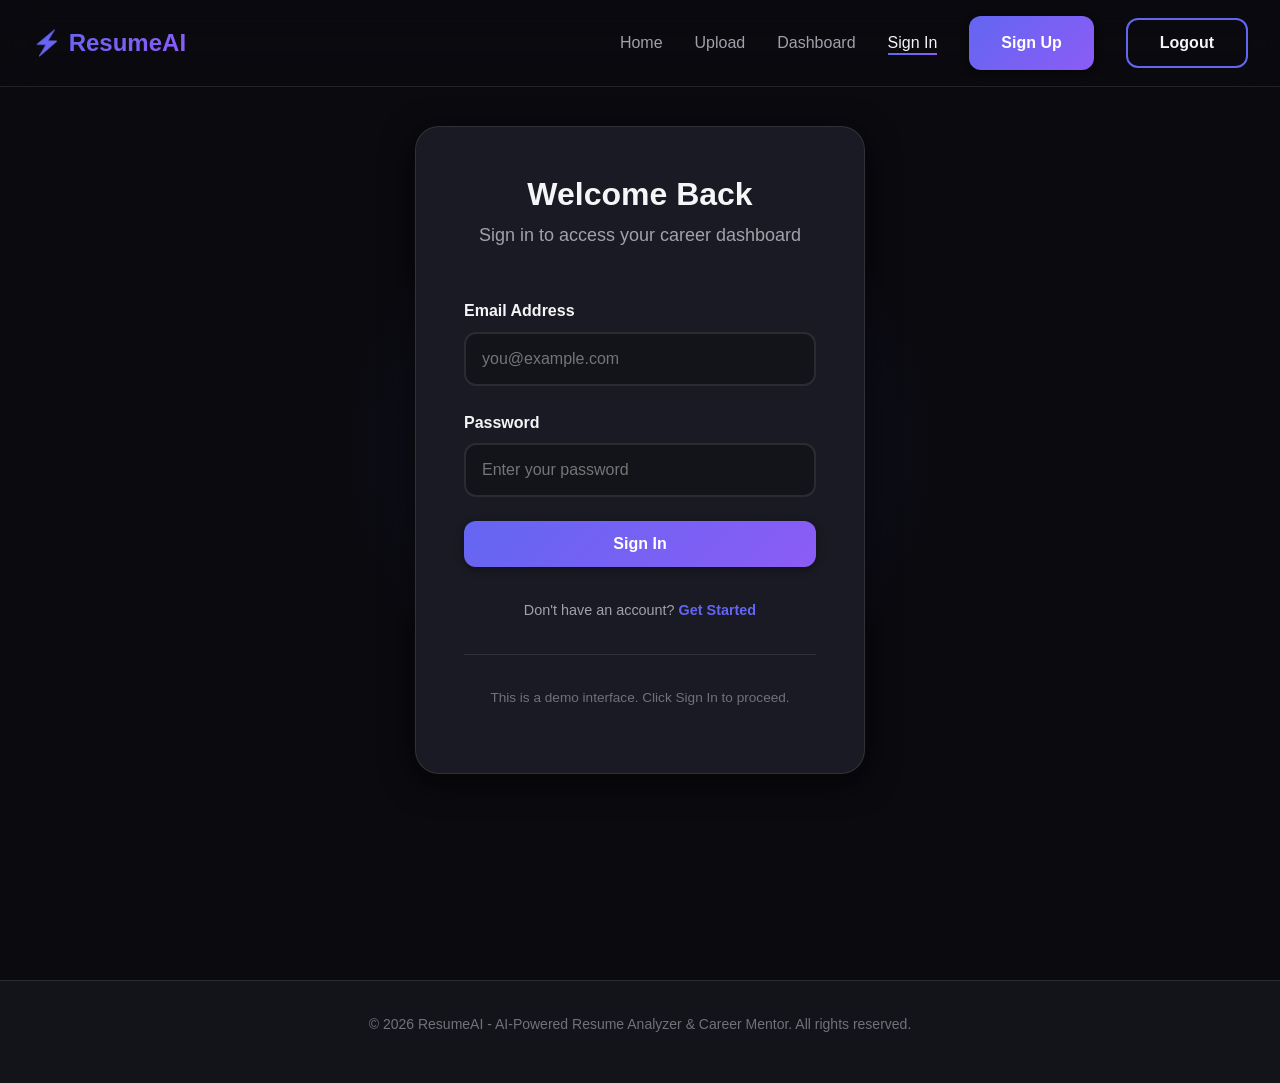
<file: job-match.html>
<!DOCTYPE html>
<html lang="en">
<head>
    <meta charset="UTF-8">
    <meta name="viewport" content="width=device-width, initial-scale=1.0">
    <title>Job Matching - AI Resume Analyzer</title>
    <link rel="stylesheet" href="css/style.css">
</head>
<body>
    <!-- Navbar -->
    <nav class="navbar">
        <div class="navbar-container">
            <button id="menuToggle" class="menu-toggle">☰</button>
            <a href="index.html" class="navbar-logo">⚡ ResumeAI</a>
            <ul class="navbar-menu">
                <li><a href="index.html" class="navbar-link">Home</a></li>
                <li><a href="upload.html" class="navbar-link">Upload</a></li>
                <li><a href="dashboard.html" class="navbar-link active">Dashboard</a></li>
                <li><a href="signin.html" class="btn btn-primary">Sign In</a></li>
                <li><a href="signup.html" class="btn btn-primary">Sign Up</a></li>
                <li>
                    <button id="logoutBtn" class="btn btn-secondary">Logout</button>
                </li>
            </ul>
            <!-- <div id="mobileMenu" class="mobile-menu">
                <a href="upload.html">Upload</a>
                <a href="dashboard.html">Dashboard</a>
                <a href="signin.html">Sign In</a>
                <a href="signup.html">Sign Up</a>
                <button id="mobileLogoutBtn">Logout</button>
            </div> -->
        </div>
    </nav>

    <!-- Dashboard Layout -->
    <div class="dashboard-layout">
        <!-- Sidebar -->
        <aside class="sidebar">
            <h3 style="margin-bottom: 2rem; color: var(--text-primary);">Dashboard</h3>
            <ul class="sidebar-nav">
                <li>
                    <a href="dashboard.html" class="sidebar-link">
                        <span class="sidebar-icon">📊</span>
                        <span>Overview</span>
                    </a>
                </li>
                <li>
                    <a href="suggestions.html" class="sidebar-link">
                        <span class="sidebar-icon">✨</span>
                        <span>Suggestions</span>
                    </a>
                </li>
                <li>
                    <a href="career.html" class="sidebar-link">
                        <span class="sidebar-icon">🎯</span>
                        <span>Career Mentor</span>
                    </a>
                </li>
                <li>
                    <a href="job-match.html" class="sidebar-link active">
                        <span class="sidebar-icon">💼</span>
                        <span>Job Matching</span>
                    </a>
                </li>
                <li>
                    <a href="upload.html" class="sidebar-link">
                        <span class="sidebar-icon">📤</span>
                        <span>Upload Resume</span>
                    </a>
                </li>
            </ul>

            <div style="margin-top: 3rem; padding-top: 2rem; border-top: 1px solid var(--border-light);">
                <p style="color: var(--text-muted); font-size: 0.85rem; margin-bottom: 0.5rem;">Profile</p>
                <div class="flex" style="align-items: center; gap: 0.75rem;">
                    <div style="width: 40px; height: 40px; border-radius: 50%; background: var(--gradient-primary);"></div>
                    <div>
                        <p id="profileName" style="font-weight: 600; font-size: 0.9rem; margin: 0;">Loading...</p>
                        <p id="profileRole" style="font-size: 0.75rem; color: var(--text-muted); margin: 0;">Loading...</p>
                    </div>
                </div>
            </div>
        </aside>

        <!-- Main Content -->
        <main class="main-content">
            <div class="fade-in">
                <!-- Header -->
                <div class="mb-5">
                    <h1 class="mb-2">Resume vs Job Description Matching 💼</h1>
                    <p style="color: var(--text-secondary); font-size: 1.125rem;">
                        Compare your resume against job descriptions to see how well you match
                    </p>
                </div>

                <!-- Job Description Input -->
                <div class="card mb-5">
                    <h3 class="card-title mb-3">Paste Job Description</h3>
                    <p class="card-text mb-3">
                        Copy and paste the job description you want to match against your resume
                    </p>

                    <div class="form-group">
                        <label for="jobDescription" class="form-label">Job Description</label>
                        <textarea
                            id="jobDescription"
                            class="form-textarea"
                            placeholder="Paste the job description here..."
                            style="min-height: 200px;"
                        ></textarea>
                    </div>

                    <button class="btn btn-primary btn-large" id="analyzeMatchBtn">
                        Analyze Match
                    </button>
                </div>

                <!-- Match Results (Initially Hidden) -->
                <div id="matchResults" style="display: none;">
                    <!-- Match Score Display -->
                    <div class="match-score-display mb-5">
                        <h3 class="card-title mb-4">Overall Match Score</h3>
                        <div class="match-score-circle">
                            <div class="match-score-value" id="matchScoreValue">0<span style="font-size: 2rem;">%</span></div>
                        </div>
                        <p style="color: var(--text-secondary); font-size: 1.125rem; margin-top: 1rem;">
                            Strong match - You meet most of the key requirements
                        </p>
                    </div>

                    <!-- Detailed Breakdown -->
                    <div class="grid grid-3 mb-5">
                        <div class="stat-card">
                            <p class="stat-label">Skills Match</p>
                            <p class="stat-value" id="skillsMatchScore">0<span style="font-size: 1.5rem;">%</span></p>
                            <div class="progress-bar mt-2">
                                <div class="progress-fill" style="width: 82%"></div>
                            </div>
                        </div>

                        <div class="stat-card">
                            <p class="stat-label">Experience Match</p>
                            <p class="stat-value" id="experienceMatchScore">0<span style="font-size: 1.5rem;">%</span></p>
                            <div class="progress-bar mt-2">
                                <div class="progress-fill" style="width: 90%"></div>
                            </div>
                        </div>

                        <div class="stat-card">
                            <p class="stat-label">Keyword Match</p>
                            <p class="stat-value" id="keywordMatchScore">0<span style="font-size: 1.5rem;">%</span></p>
                            <div class="progress-bar mt-2">
                                <div class="progress-fill" style="width: 78%"></div>
                            </div>
                        </div>
                    </div>

                    <!-- Matched Skills -->
                    <div class="card mb-5">
                        <h2 class="card-title mb-3" style="color: var(--accent-teal);">✓ Matched Skills</h2>
                        <p class="card-text mb-4">
                            Skills from the job description that appear in your resume
                        </p>

                        <div class="skill-chips" id="matchedSkillsContainer"></div>
                        <div class="mt-4" style="background: rgba(20, 184, 166, 0.1); padding: 1rem; border-radius: var(--radius-md); border-left: 3px solid var(--accent-teal);">
                            <p style="color: var(--text-primary); font-weight: 600; margin-bottom: 0.25rem;">
                                ✓ Strong Foundation
                            </p>
                            <p style="color: var(--text-secondary); font-size: 0.95rem; margin: 0;">
                                You have 12 out of 15 required skills from the job description
                            </p>
                        </div>
                    </div>

                    <!-- Missing Skills -->
                    <div class="card mb-5">
                        <h2 class="card-title mb-3" style="color: #ef4444;">✕ Missing Skills</h2>
                        <p class="card-text mb-4">
                            Skills mentioned in the job description that are not in your resume
                        </p>

                        <div class="skill-chips" id="missingSkillsContainer"></div>
                        <a href="career.html" class="btn btn-primary mt-4">
                            View Learning Path for Missing Skills
                        </a>
                    </div>

                    <!-- Keywords Analysis -->
                    <div class="card mb-5">
                        <h2 class="card-title mb-3">🔍 Keyword Analysis</h2>
                        <p class="card-text mb-4">
                            Important keywords from the job description
                        </p>

                        <div class="grid grid-2" style="gap: 1.5rem;">
                            <!-- Present Keywords -->
                            <div>
                                <h4 style="color: var(--accent-teal); margin-bottom: 1rem;">Present in Your Resume</h4>
                                <ul class="styled-list success">
                                    <li>"Full stack development" - mentioned 2 times</li>
                                    <li>"Team collaboration" - mentioned 3 times</li>
                                    <li>"Agile methodology" - mentioned 1 time</li>
                                    <li>"Code review" - mentioned 2 times</li>
                                    <li>"Performance optimization" - mentioned 1 time</li>
                                </ul>
                            </div>

                            <!-- Missing Keywords -->
                            <div>
                                <h4 style="color: #f59e0b; margin-bottom: 1rem;">Missing from Your Resume</h4>
                                <ul class="styled-list warning">
                                    <li>"Microservices architecture" - add this keyword</li>
                                    <li>"Scalable systems" - add this keyword</li>
                                    <li>"Cross-functional teams" - add this keyword</li>
                                    <li>"Technical leadership" - add this keyword</li>
                                </ul>
                            </div>
                        </div>
                    </div>

                    <!-- Recommendations -->
                    <div class="card card-gradient">
                        <h2 class="card-title mb-3">💡 Recommendations</h2>
                        <ul class="styled-list">
                            <li>
                                <strong style="color: var(--text-primary);">Add missing skills:</strong>
                                Include GraphQL, Kubernetes, and Next.js in your skills section if you have any experience with them
                            </li>
                            <li>
                                <strong style="color: var(--text-primary);">Update keywords:</strong>
                                Incorporate missing keywords like "microservices architecture" and "scalable systems" in your experience descriptions
                            </li>
                            <li>
                                <strong style="color: var(--text-primary);">Highlight relevant projects:</strong>
                                Emphasize projects that demonstrate full-stack capabilities and team collaboration
                            </li>
                            <li>
                                <strong style="color: var(--text-primary);">Tailor your summary:</strong>
                                Customize your professional summary to match the job's focus on building scalable applications
                            </li>
                            <li>
                                <strong style="color: var(--text-primary);">Learn missing skills:</strong>
                                Focus on learning GraphQL and Kubernetes to increase your match score for similar roles
                            </li>
                        </ul>

                        <div class="flex" style="gap: 1rem; margin-top: 1.5rem;">
                            <a href="suggestions.html" class="btn btn-secondary" style="flex: 1;">View All Suggestions</a>
                            <a href="career.html" class="btn btn-primary" style="flex: 1;">Start Learning Path</a>
                        </div>
                    </div>
                </div>

                <!-- Sample Job Descriptions -->
                <div class="card card-glass">
                    <h3 class="card-title mb-3">Try a Sample Job Description</h3>
                    <p class="card-text mb-3">
                        Click on a sample to see how the matching works
                    </p>
                    <div class="grid grid-3" style="gap: 1rem;">
                        <button class="btn btn-secondary sample-jd-btn" data-role="fullstack">
                            Full Stack Developer
                        </button>
                        <button class="btn btn-secondary sample-jd-btn" data-role="frontend">
                            Frontend Engineer
                        </button>
                        <button class="btn btn-secondary sample-jd-btn" data-role="backend">
                            Backend Engineer
                        </button>
                    </div>
                </div>
            </div>
        </main>
    </div>

    <!-- Footer -->
    <footer class="footer">
        <div class="container">
            <p class="footer-text">© 2026 ResumeAI - AI-Powered Resume Analyzer & Career Mentor. All rights reserved.</p>
        </div>
    </footer>

    <script src="js/main.js"></script>
</body>
</html>
</file>
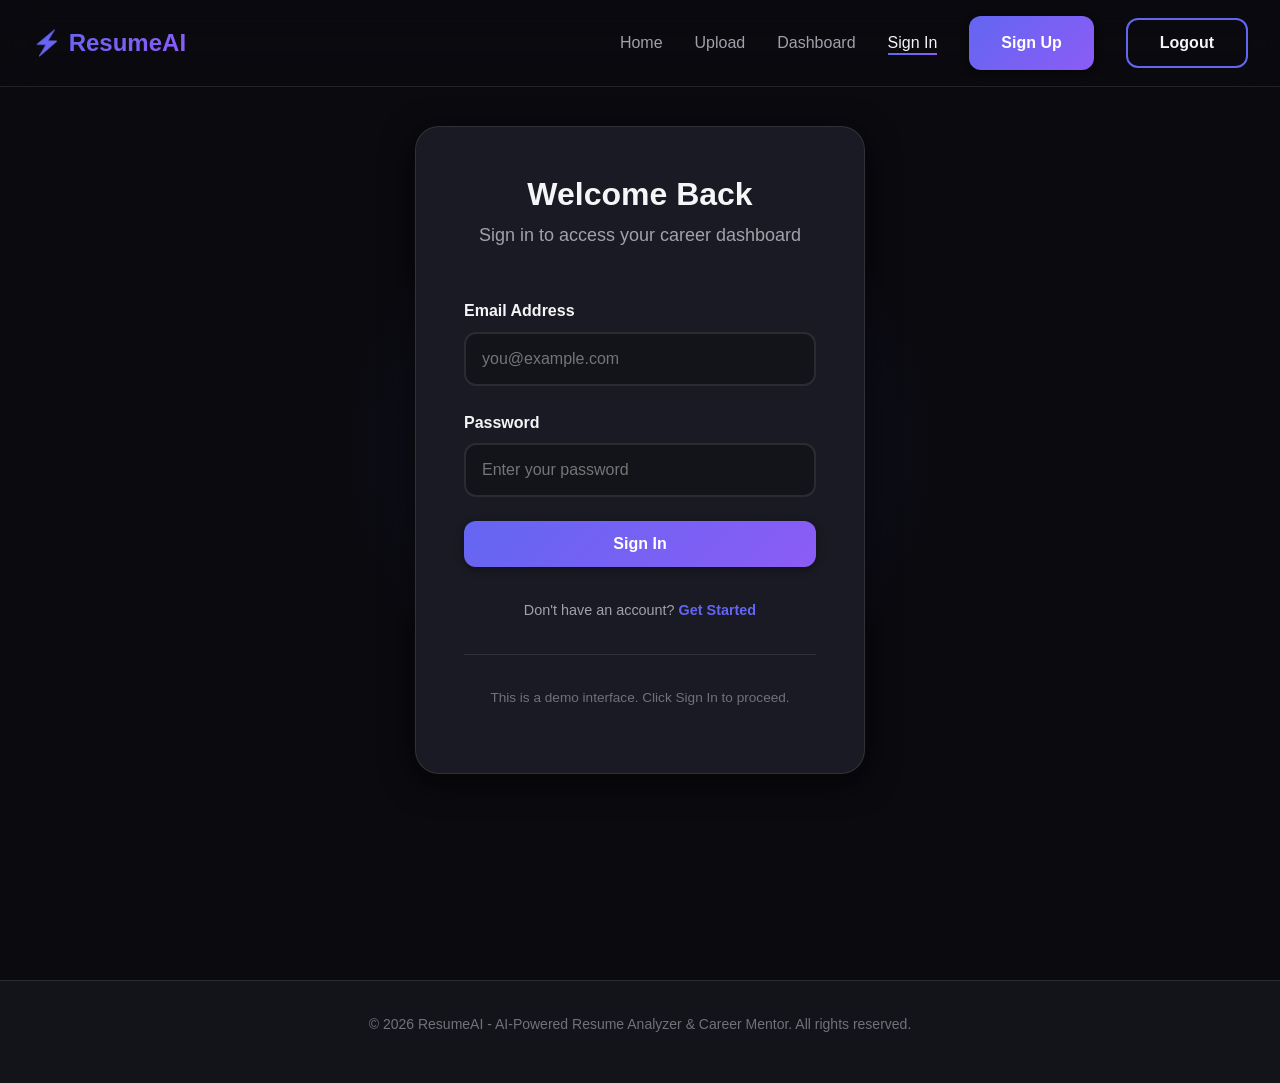
<file: signin.html>
<!DOCTYPE html>
<html lang="en">
<head>
    <meta charset="UTF-8">
    <meta name="viewport" content="width=device-width, initial-scale=1.0">
    <title>Sign In - AI Resume Analyzer</title>
    <link rel="stylesheet" href="css/style.css">
</head>
<body>
    <!-- Navbar -->
    <nav class="navbar">
        <div class="navbar-container">
            <button id="menuToggle" class="menu-toggle">☰</button>
            <a href="index.html" class="navbar-logo">⚡ ResumeAI</a>
            <ul class="navbar-menu">
                <li><a href="index.html" class="navbar-link">Home</a></li>
                <li><a href="upload.html" class="navbar-link">Upload</a></li>
                <li><a href="dashboard.html" class="navbar-link">Dashboard</a></li>
                <li><a href="signin.html" class="navbar-link active">Sign In</a></li>
                <li><a href="signup.html" class="btn btn-primary">Sign Up</a></li>
                <li>
                    <button id="logoutBtn" class="btn btn-secondary">Logout</button>
                </li>
            </ul>
            <!-- <div id="mobileMenu" class="mobile-menu">
                <a href="upload.html">Upload</a>
                <a href="dashboard.html">Dashboard</a>
                <a href="signin.html">Sign In</a>
                <a href="signup.html">Sign Up</a>
                <button id="mobileLogoutBtn">Logout</button>
            </div> -->
        </div>
    </nav>

    <!-- Auth Container -->
    <div class="auth-container">
        <div class="auth-card fade-in">
            <h2 class="auth-title">Welcome Back</h2>
            <p class="auth-subtitle">Sign in to access your career dashboard</p>

            <form id="signinForm" onsubmit="return false;">
                <div class="form-group">
                    <label for="email" class="form-label">Email Address</label>
                    <input
                        type="email"
                        id="email"
                        class="form-input"
                        placeholder="you@example.com"
                        required
                    >
                </div>

                <div class="form-group">
                    <label for="password" class="form-label">Password</label>
                    <input
                        type="password"
                        id="password"
                        class="form-input"
                        placeholder="Enter your password"
                        required
                    >
                </div>

                <div class="form-group" style="margin-bottom: 2rem;">
                    <button type="submit" class="btn btn-primary btn-full" id="signinBtn">
                        Sign In
                    </button>
                </div>

                <div class="text-center">
                    <p style="color: var(--text-secondary); font-size: 0.9rem;">
                        Don't have an account?
                        <a href="index.html" style="color: var(--accent-primary); font-weight: 600;">Get Started</a>
                    </p>
                </div>
            </form>

            <div style="margin-top: 2rem; padding-top: 2rem; border-top: 1px solid var(--border-light); text-align: center;">
                <p style="color: var(--text-muted); font-size: 0.85rem;">
                    This is a demo interface. Click Sign In to proceed.
                </p>
            </div>
        </div>
    </div>

    <!-- Footer -->
    <footer class="footer">
        <div class="container">
            <p class="footer-text">© 2026 ResumeAI - AI-Powered Resume Analyzer & Career Mentor. All rights reserved.</p>
        </div>
    </footer>

    <script src="js/main.js"></script>
</body>
</html>
</file>
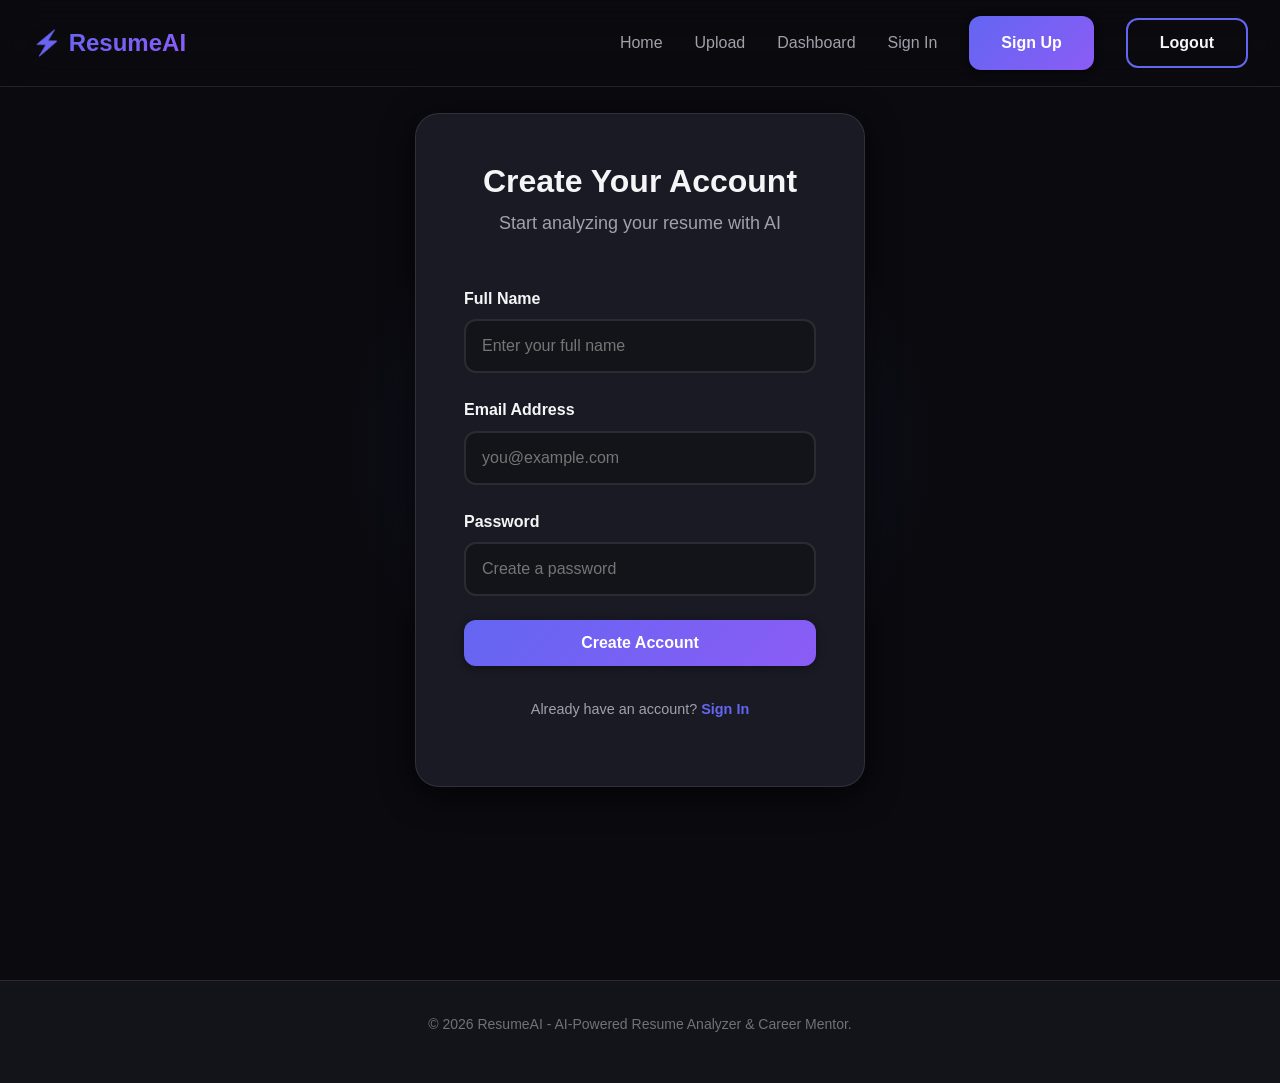
<file: signup.html>
<!DOCTYPE html>
<html lang="en">
<head>
<meta charset="UTF-8">
<meta name="viewport" content="width=device-width, initial-scale=1.0">
<title>Sign Up - AI Resume Analyzer</title>
<link rel="stylesheet" href="css/style.css">
</head>

<body>

<!-- Navbar -->
<nav class="navbar">
<div class="navbar-container">
    <button id="menuToggle" class="menu-toggle">☰</button>
<a href="index.html" class="navbar-logo">⚡ ResumeAI</a>

<ul class="navbar-menu">
<li><a href="index.html" class="navbar-link">Home</a></li>
<li><a href="upload.html" class="navbar-link">Upload</a></li>
<li><a href="dashboard.html" class="navbar-link">Dashboard</a></li>
<li><a href="signin.html" class="navbar-link">Sign In</a></li>
<li><a href="signup.html" class="btn btn-primary">Sign Up</a></li>
<li>
    <button id="logoutBtn" class="btn btn-secondary">Logout</button>
</li>
</ul>
<!-- <div id="mobileMenu" class="mobile-menu">
    <a href="upload.html">Upload</a>
    <a href="dashboard.html">Dashboard</a>
    <a href="signin.html">Sign In</a>
    <a href="signup.html">Sign Up</a>
    <button id="mobileLogoutBtn">Logout</button>
</div> -->

</div>
</nav>


<!-- Auth Container -->
<div class="auth-container">

<div class="auth-card fade-in">

<h2 class="auth-title">Create Your Account</h2>
<p class="auth-subtitle">Start analyzing your resume with AI</p>

<form id="signupForm">

<div class="form-group">
<label for="name" class="form-label">Full Name</label>
<input
type="text"
id="name"
class="form-input"
placeholder="Enter your full name"
required
>
</div>

<div class="form-group">
<label for="email" class="form-label">Email Address</label>
<input
type="email"
id="email"
class="form-input"
placeholder="you@example.com"
required
>
</div>

<div class="form-group">
<label for="password" class="form-label">Password</label>
<input
type="password"
id="password"
class="form-input"
placeholder="Create a password"
required
>
</div>

<div class="form-group" style="margin-bottom: 2rem;">
<button type="submit" class="btn btn-primary btn-full" id="signupBtn">
Create Account
</button>
</div>

<div class="text-center">
<p style="color: var(--text-secondary); font-size: 0.9rem;">
Already have an account?
<a href="signin.html" style="color: var(--accent-primary); font-weight: 600;">
Sign In
</a>
</p>
</div>

</form>

</div>

</div>


<!-- Footer -->
<footer class="footer">
<div class="container">
<p class="footer-text">
© 2026 ResumeAI - AI-Powered Resume Analyzer & Career Mentor.
</p>
</div>
</footer>

<script src="js/main.js"></script>

</body>
</html>
</file>
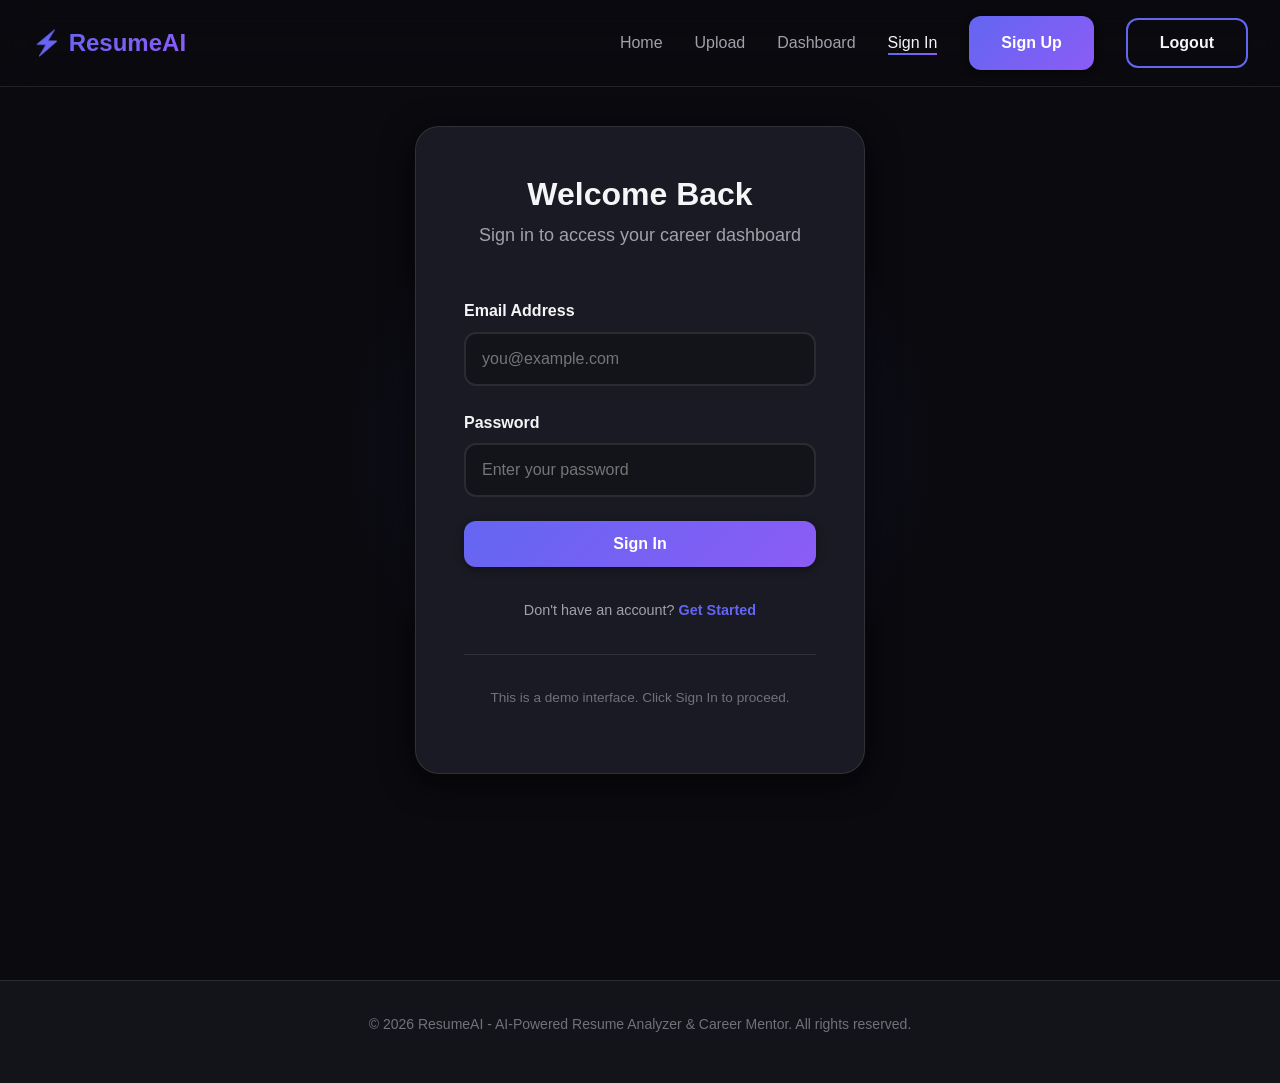
<file: suggestions.html>
<!DOCTYPE html>
<html lang="en">
<head>
    <meta charset="UTF-8">
    <meta name="viewport" content="width=device-width, initial-scale=1.0">
    <title>Resume Suggestions - AI Resume Analyzer</title>
    <link rel="stylesheet" href="css/style.css">
</head>
<body>
    <!-- Navbar -->
    <nav class="navbar">
        <div class="navbar-container">
            <button id="menuToggle" class="menu-toggle">☰</button>
            <a href="index.html" class="navbar-logo">⚡ ResumeAI</a>
            <ul class="navbar-menu">
                <li><a href="index.html" class="navbar-link">Home</a></li>
                <li><a href="upload.html" class="navbar-link">Upload</a></li>
                <li><a href="dashboard.html" class="navbar-link active">Dashboard</a></li>
                <li><a href="signin.html" class="btn btn-primary">Sign In</a></li>
                <li><a href="signup.html" class="btn btn-primary">Sign Up</a></li>
                <li>
                    <button id="logoutBtn" class="btn btn-secondary">Logout</button>
                </li>
            </ul>
            <!-- <div id="mobileMenu" class="mobile-menu">
                <a href="upload.html">Upload</a>
                <a href="dashboard.html">Dashboard</a>
                <a href="signin.html">Sign In</a>
                <a href="signup.html">Sign Up</a>
                <button id="mobileLogoutBtn">Logout</button>
            </div> -->
        </div>
    </nav>

    <!-- Dashboard Layout -->
    <div class="dashboard-layout">
        <!-- Sidebar -->
        <aside class="sidebar">
            <h3 style="margin-bottom: 2rem; color: var(--text-primary);">Dashboard</h3>
            <ul class="sidebar-nav">
                <li>
                    <a href="dashboard.html" class="sidebar-link">
                        <span class="sidebar-icon">📊</span>
                        <span>Overview</span>
                    </a>
                </li>
                <li>
                    <a href="suggestions.html" class="sidebar-link active">
                        <span class="sidebar-icon">✨</span>
                        <span>Suggestions</span>
                    </a>
                </li>
                <li>
                    <a href="career.html" class="sidebar-link">
                        <span class="sidebar-icon">🎯</span>
                        <span>Career Mentor</span>
                    </a>
                </li>
                <li>
                    <a href="job-match.html" class="sidebar-link">
                        <span class="sidebar-icon">💼</span>
                        <span>Job Matching</span>
                    </a>
                </li>
                <li>
                    <a href="upload.html" class="sidebar-link">
                        <span class="sidebar-icon">📤</span>
                        <span>Upload Resume</span>
                    </a>
                </li>
            </ul>

            <div style="margin-top: 3rem; padding-top: 2rem; border-top: 1px solid var(--border-light);">
                <p style="color: var(--text-muted); font-size: 0.85rem; margin-bottom: 0.5rem;">Profile</p>
                <div class="flex" style="align-items: center; gap: 0.75rem;">
                    <div style="width: 40px; height: 40px; border-radius: 50%; background: var(--gradient-primary);"></div>
                    <div>
                        <p id="profileName" style="font-weight: 600; font-size: 0.9rem; margin: 0;">Loading...</p>
                        <p id="profileRole" style="font-size: 0.75rem; color: var(--text-muted); margin: 0;">Loading...</p>
                    </div>
                </div>
            </div>
        </aside>

        <!-- Main Content -->
        <main class="main-content">
            <div class="fade-in">
                <!-- Header -->
                <div class="mb-5">
                    <h1 class="mb-2">Resume Feedback & Suggestions</h1>
                    <p style="color: var(--text-secondary); font-size: 1.125rem;">
                        AI-powered insights to improve your resume's impact
                    </p>
                </div>

                <!-- Overall Score Card -->
                <div class="card card-gradient mb-5">
                    <div class="flex-between">
                        <div>
                            <h3 class="card-title">Overall Resume Score</h3>
                            <p class="card-text">Your resume is performing well with room for improvement</p>
                        </div>
                        <div id="resumeScoreValue" class="stat-value" style="font-size: 4rem;">0</div>
                    </div>
                    <div class="progress-bar mt-3" style="height: 16px;">
                        <div id="resumeScoreProgress" class="progress-fill" style="width: 0%"></div>
                    </div>
                </div>

                <!-- Strengths Section -->
                <div class="card mb-5">
                    <h2 class="card-title mb-3" style="color: var(--accent-teal);">✓ Strengths</h2>
                    <p class="card-text mb-4">These elements make your resume stand out</p>

                    <ul id="strengthsList" class="styled-list success">
                        <li>Loading AI strengths...</li>
                    </ul>
                </div>

                <!-- Weaknesses Section -->
                <div class="card mb-5">
                    <h2 class="card-title mb-3" style="color: #f59e0b;">⚠ Areas for Improvement</h2>
                    <p class="card-text mb-4">Address these points to strengthen your resume</p>

                    <ul class="styled-list warning" id="weaknessList">
                        <li>Loading AI suggestions...</li>
                        <li>Loading AI suggestions...</li>
                        <li>Loading AI suggestions...</li>
                    </ul>
                </div>

                <!-- Missing Skills Section -->
                <div class="card mb-5">
                    <h2 class="card-title mb-3" style="color: #ef4444;">✕ Missing Skills</h2>
                    <p class="card-text mb-4">High-demand skills that would boost your marketability</p>
                    <div id="missingSkillsList" class="skill-chips"></div>

                    <a href="career.html" class="btn btn-primary mt-4">
                        View Personalized Learning Path
                    </a>
                </div>

                <!-- Quick Tips -->
                <div class="card card-gradient">
                    <h2 class="card-title mb-3">💡 Quick Improvement Tips</h2>
                    <ul id="suggestionsList" class="styled-list success">
                        <li>Loading AI suggestions...</li>
                    </ul>
                </div>
            </div>
        </main>
    </div>

    <!-- Footer -->
    <footer class="footer">
        <div class="container">
            <p class="footer-text">© 2026 ResumeAI - AI-Powered Resume Analyzer & Career Mentor. All rights reserved.</p>
        </div>
    </footer>

    <script src="js/main.js"></script>
</body>
</html>
</file>
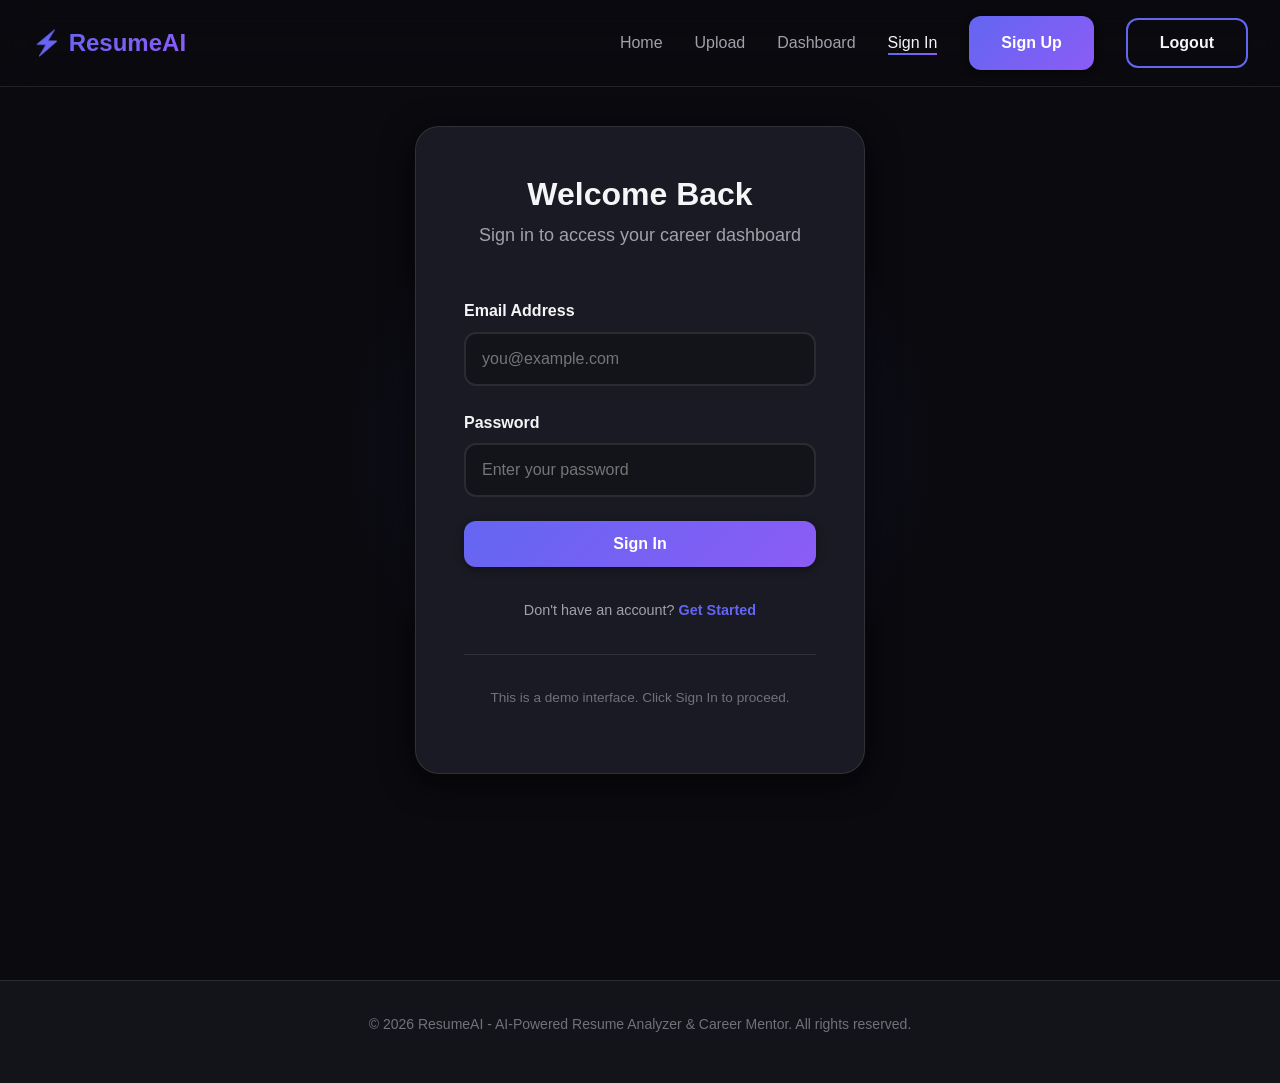
<file: upload.html>
<!DOCTYPE html>
<html lang="en">
<head>
    <meta charset="UTF-8">
    <meta name="viewport" content="width=device-width, initial-scale=1.0">
    <title>Upload Resume - AI Resume Analyzer</title>
    <link rel="stylesheet" href="css/style.css">
</head>
<body>
    <!-- Navbar -->
    <nav class="navbar">
        <div class="navbar-container">
            <button id="menuToggle" class="menu-toggle">☰</button>
            <a href="index.html" class="navbar-logo">⚡ ResumeAI</a>
            <ul class="navbar-menu">
                <li><a href="index.html" class="navbar-link">Home</a></li>
                <li><a href="upload.html" class="navbar-link active">Upload</a></li>
                <li><a href="dashboard.html" class="navbar-link">Dashboard</a></li>
                <li><a href="signin.html" class="btn btn-primary">Sign In</a></li>
                <li><a href="signup.html" class="btn btn-primary">Sign Up</a></li>
                <li>
                    <button id="logoutBtn" class="btn btn-secondary">Logout</button>
                </li>
            </ul>
            <!-- <div id="mobileMenu" class="mobile-menu">
                <a href="upload.html">Upload</a>
                <a href="dashboard.html">Dashboard</a>
                <a href="signin.html">Sign In</a>
                <a href="signup.html">Sign Up</a>
                <button id="mobileLogoutBtn">Logout</button>
            </div> -->
        </div>
    </nav>

    <!-- Upload Section -->
    <section class="section" style="padding-top: 150px; min-height: 100vh;">
        <div class="container" style="max-width: 900px;">
            <div class="text-center mb-5">
                <h1 class="mb-3">Upload Your Resume</h1>
                <p class="hero-subtitle">
                    Drop your resume and let our AI analyze it to unlock powerful career insights
                </p>
            </div>

            <!-- Upload Box -->
            <div class="upload-box" id="uploadBox">
                <div class="upload-icon">📄</div>
                <h3 class="upload-text">Drag & drop your resume here</h3>
                <p class="upload-formats">or click to browse</p>
                <p class="upload-formats">Supported formats: PDF, DOCX (Max 10MB)</p>
                <input type="file" id="fileInput" accept=".pdf,.docx" style="display: none;">
            </div>

            <div id="fileInfo" style="display: none; margin-top: 2rem;">
                <div class="card">
                    <div class="flex-between mb-3">
                        <div>
                            <h4 id="fileName" style="color: var(--text-primary);"></h4>
                            <p id="fileSize" style="color: var(--text-secondary); font-size: 0.9rem;"></p>
                        </div>
                        <button class="btn btn-secondary" id="removeFileBtn">Remove</button>
                    </div>
                    <div class="progress-bar">
                        <div class="progress-fill" id="uploadProgress" style="width: 0%"></div>
                    </div>
                </div>
            </div>

            <!-- Job Role Selection -->
            <div class="card mt-4">
                <h3 class="card-title">Target Job Role</h3>
                <p class="card-text mb-3">Select the role you're targeting for personalized analysis</p>

                <div class="form-group">
                    <label for="jobRole" class="form-label">Job Role</label>
                    <select id="jobRole" class="form-select">
                        <option value="">Select a role...</option>
                        <option value="software-engineer">Software Engineer</option>
                        <option value="frontend-developer">Frontend Developer</option>
                        <option value="backend-developer">Backend Developer</option>
                        <option value="fullstack-developer">Full Stack Developer</option>
                        <option value="devops-engineer">DevOps Engineer</option>
                        <option value="data-scientist">Data Scientist</option>
                        <option value="data-analyst">Data Analyst</option>
                        <option value="product-manager">Product Manager</option>
                        <option value="ui-ux-designer">UI/UX Designer</option>
                        <option value="project-manager">Project Manager</option>
                        <option value="business-analyst">Business Analyst</option>
                        <option value="marketing-manager">Marketing Manager</option>
                    </select>
                </div>

                <div class="form-group">
                    <label for="experienceLevel" class="form-label">Experience Level</label>
                    <select id="experienceLevel" class="form-select">
                        <option value="">Select experience level...</option>
                        <option value="entry">Entry Level (0-2 years)</option>
                        <option value="mid">Mid Level (3-5 years)</option>
                        <option value="senior">Senior Level (6-10 years)</option>
                        <option value="lead">Lead/Principal (10+ years)</option>
                    </select>
                </div>
            </div>

            <!-- Analyze Button -->
            <div class="mt-4 text-center">
                <button class="btn btn-primary btn-large" id="analyzeBtn" disabled>
                    Analyze Resume
                </button>
            </div>

            <!-- Quick Tips -->
            <div class="card card-glass mt-5">
                <h3 class="card-title">💡 Tips for Best Results</h3>
                <ul class="styled-list success mt-3">
                    <li>Ensure your resume is clear and well-formatted</li>
                    <li>Include specific skills, technologies, and achievements</li>
                    <li>Use industry-standard job titles and terminology</li>
                    <li>Keep file size under 10MB for faster processing</li>
                </ul>
            </div>
        </div>
    </section>

    <!-- Footer -->
    <footer class="footer">
        <div class="container">
            <p class="footer-text">© 2026 ResumeAI - AI-Powered Resume Analyzer & Career Mentor. All rights reserved.</p>
        </div>
    </footer>

    <script src="js/main.js"></script>
</body>
</html>
</file>
<file: css/style.css>
/* ========================================
   AI Resume Analyzer - Global Styles
   Premium Futuristic Dark Theme
======================================== */

/* CSS Variables - Theme */
:root {
  /* Colors */
  --bg-primary: #0a0a0f;
  --bg-secondary: #13131a;
  --bg-card: #1a1a24;
  --bg-card-hover: #21212e;

  /* Accents */
  --accent-primary: #6366f1;
  --accent-secondary: #8b5cf6;
  --accent-cyan: #06b6d4;
  --accent-teal: #14b8a6;

  /* Gradients */
  --gradient-primary: linear-gradient(135deg, #6366f1 0%, #8b5cf6 100%);
  --gradient-secondary: linear-gradient(135deg, #06b6d4 0%, #14b8a6 100%);
  --gradient-card: linear-gradient(135deg, rgba(99, 102, 241, 0.1) 0%, rgba(139, 92, 246, 0.1) 100%);

  /* Text */
  --text-primary: #f5f5f7;
  --text-secondary: #a1a1aa;
  --text-muted: #71717a;

  /* Borders */
  --border-color: rgba(99, 102, 241, 0.2);
  --border-light: rgba(255, 255, 255, 0.1);

  /* Shadows */
  --shadow-sm: 0 2px 8px rgba(0, 0, 0, 0.4);
  --shadow-md: 0 4px 16px rgba(0, 0, 0, 0.5);
  --shadow-lg: 0 8px 32px rgba(0, 0, 0, 0.6);
  --shadow-glow: 0 0 20px rgba(99, 102, 241, 0.3);
  --white-glow: 0 0 20px rgba(255, 255, 255, 0.262);

  /* Spacing */
  --spacing-xs: 0.5rem;
  --spacing-sm: 1rem;
  --spacing-md: 1.5rem;
  --spacing-lg: 2rem;
  --spacing-xl: 3rem;

  /* Radius */
  --radius-sm: 8px;
  --radius-md: 12px;
  --radius-lg: 16px;
  --radius-xl: 24px;

  /* Transitions */
  --transition-fast: 0.2s ease;
  --transition-normal: 0.3s ease;
  --transition-slow: 0.5s ease;
}

/* ========================================
   Reset & Base Styles
======================================== */

* {
  margin: 0;
  padding: 0;
  box-sizing: border-box;
}

html {
  scroll-behavior: smooth;
}

body {
  font-family: -apple-system, BlinkMacSystemFont, 'Segoe UI', 'Roboto', 'Oxygen', 'Ubuntu', 'Cantarell', sans-serif;
  background: var(--bg-primary);
  color: var(--text-primary);
  line-height: 1.6;
  overflow-x: hidden;
}

/* ========================================
   Typography
======================================== */

h1, h2, h3, h4, h5, h6 {
  font-weight: 700;
  line-height: 1.2;
  margin-bottom: var(--spacing-sm);
}

h1 {
  font-size: 3.5rem;
  background: var(--gradient-primary);
  -webkit-background-clip: text;
  -webkit-text-fill-color: white;
  background-clip: text;
}

h2 {
  font-size: 2.5rem;
  color: var(--text-primary);
}

h3 {
  font-size: 1.75rem;
  color: var(--text-primary);
}

h4 {
  font-size: 1.25rem;
  color: var(--text-primary);
}

p {
  font-size: 1.125rem;
  color: var(--text-secondary);
  margin-bottom: var(--spacing-sm);
}

a {
  color: var(--accent-primary);
  text-decoration: none;
  transition: color var(--transition-fast);
}

a:hover {
  color: var(--accent-secondary);
}

/* ========================================
   Navbar (Glass Style)
======================================== */

.navbar {
  position: fixed;
  top: 0;
  left: 0;
  right: 0;
  z-index: 1000;
  background: rgba(10, 10, 15, 0.8);
  backdrop-filter: blur(20px);
  -webkit-backdrop-filter: blur(20px);
  border-bottom: 1px solid var(--border-light);
  padding: 1rem 0;
}

.navbar-container {
  max-width: 1400px;
  margin: 0 auto;
  padding: 0 2rem;
  display: flex;
  justify-content: space-between;
  align-items: center;
}

.navbar-logo {
  font-size: 1.5rem;
  font-weight: 700;
  background: var(--gradient-primary);
  -webkit-background-clip: text;
  -webkit-text-fill-color: transparent;
  background-clip: text;
  text-decoration: none;
}

.navbar-menu {
  display: flex;
  gap: 2rem;
  list-style: none;
  align-items: center;
}

.navbar-link {
  color: var(--text-secondary);
  font-weight: 500;
  transition: color var(--transition-fast);
  position: relative;
}

.navbar-link:hover {
  color: var(--text-primary);
}

.navbar-link::after {
  content: '';
  position: absolute;
  bottom: -4px;
  left: 0;
  width: 0;
  height: 2px;
  background: var(--gradient-primary);
  transition: width var(--transition-normal);
}

.navbar-link:hover::after {
  width: 100%;
}

.navbar-link.active {
  color: var(--text-primary);
}

.navbar-link.active::after {
  width: 100%;
}

/* ========================================
   Buttons
======================================== */

.btn {
  display: inline-block;
  padding: 0.875rem 2rem;
  border: none;
  border-radius: var(--radius-md);
  font-size: 1rem;
  font-weight: 600;
  cursor: pointer;
  transition: all var(--transition-normal);
  text-decoration: none;
  text-align: center;
}

.btn-primary {
  background: var(--gradient-primary);
  color: white;
  box-shadow: var(--shadow-sm);
}

.btn-primary:hover {
  transform: translateY(-2px);
  color: white;
  box-shadow: var(--shadow-glow);
}

.btn-secondary {
  background: transparent;
  color: var(--text-primary);
  border: 2px solid var(--accent-primary);
}

.btn-secondary:hover {
  background: rgba(99, 102, 241, 0.1);
  transform: translateY(-2px);
  color: white;
  box-shadow: white;
}

.btn-large {
  padding: 1.125rem 2.5rem;
  font-size: 1.125rem;
}

.btn-full {
  width: 100%;
}

/* ========================================
   Cards
======================================== */

.card {
  background: var(--bg-card);
  border-radius: var(--radius-lg);
  padding: var(--spacing-lg);
  border: 1px solid var(--border-light);
  transition: all var(--transition-normal);
  box-shadow: var(--shadow-sm);
}

.card:hover {
  border-color: var(--border-color);
  transform: translateY(-4px);
  box-shadow: var(--shadow-glow);
}

.card-glass {
  background: rgba(26, 26, 36, 0.6);
  backdrop-filter: blur(20px);
  -webkit-backdrop-filter: blur(20px);
  border: 1px solid var(--border-light);
}

.card-gradient {
  background: var(--gradient-card);
  border: 1px solid var(--border-color);
}

.card-title {
  font-size: 1.25rem;
  font-weight: 600;
  margin-bottom: var(--spacing-sm);
  color: var(--text-primary);
}

.card-text {
  color: var(--text-secondary);
  font-size: 1rem;
}

.card .card-text:hover{
  color: var(--shadow-glow);
}

/* ========================================
   Container & Layout
======================================== */

.container {
  max-width: 1400px;
  margin: 0 auto;
  padding: 0 2rem;
}

.section {
  padding: 5rem 0;
}

.hero-section {
  min-height: 100vh;
  display: flex;
  align-items: center;
  justify-content: center;
  padding-top: 80px;
  position: relative;
  overflow: hidden;
}

.hero-section::before {
  content: '';
  z-index: 1;
  position: absolute;
  top: 0;
  left: 50%;
  transform: translateX(-50%);
  width: 800px;
  height: 800px;
  background: radial-gradient(circle, rgba(99, 102, 241, 0.15) 0%, transparent 70%);
  pointer-events: none;
}

.hero-content {
  text-align: center;
  max-width: 900px;
  margin: 0 auto;
  z-index: 1;
  position: relative;
}

.hero-title {
  font-size: 4rem;
  margin-bottom: var(--spacing-md);
  line-height: 1.1;
}

.hero-title p{
  background: var(--accent-secondary);
  background-clip: text;
  -webkit-background-clip: text;
  -webkit-text-fill-color: transparent;
  font-size: 4rem;
  margin-bottom: var(--spacing-md);
}

.hero-subtitle {
  font-size: 1.375rem;
  color: var(--text-secondary);
  margin-bottom: var(--spacing-xl);
  max-width: 700px;
  margin-left: auto;
  margin-right: auto;
}

.hero-subtitle:hover{
  color: var(--shadow-glow);
}

.hero-buttons {
  display: flex;
  gap: var(--spacing-md);
  justify-content: center;
  flex-wrap: wrap;
}
/* ========================================
   HERO VIDEO BACKGROUND (NEW)
======================================== */

.hero-video {
  position: absolute;
  top: 50%;
  left: 50%;
  min-width: 100%;
  min-height: 100%;
  transform: translate(-50%, -50%);
  object-fit: cover;

  z-index: 0;

  /* 🔥 PERFECT SETTINGS */
  filter: blur(1.5px) brightness(0.85);
  opacity: 1;
}
/* Overlay for readability */
.hero-overlay {
  position: absolute;
  inset: 0;
  background: linear-gradient(
    to bottom,
    rgba(10, 10, 20, 0.3),
    rgba(10, 10, 20, 0.6)
  );
  z-index: 1;
}

/* Ensure content stays above */
.hero-content {
  position: relative;
  z-index: 2;
}/* ========================================
   HERO PREMIUM POLISH
======================================== */

.hero-title {
  text-shadow:
    0 0 25px rgba(99, 102, 241, 0.8),
    0 0 50px rgba(139, 92, 246, 0.5);
}

.hero-title p {
  text-shadow:
    0 0 15px rgba(139, 92, 246, 0.8),
    0 0 25px rgba(99, 102, 241, 0.5);
}

/* Buttons glow */
.btn-primary:hover {
  box-shadow:
    0 0 15px rgba(99, 102, 241, 0.6),
    0 0 30px rgba(139, 92, 246, 0.4);
}

.btn-secondary:hover {
  box-shadow:
    0 0 10px rgba(255, 255, 255, 0.3);
}
/* ========================================
   Grid Layouts
======================================== */

.grid {
  display: grid;
  gap: var(--spacing-lg);
}

.grid-2 {
  grid-template-columns: repeat(2, 1fr);
}

.grid-3 {
  grid-template-columns: repeat(3, 1fr);
}

.grid-4 {
  grid-template-columns: repeat(4, 1fr);
}

@media (max-width: 1024px) {
  .grid-4 {
    grid-template-columns: repeat(2, 1fr);
  }

  .grid-3 {
    grid-template-columns: repeat(2, 1fr);
  }
}

@media (max-width: 768px) {
  .grid-2, .grid-3, .grid-4 {
    grid-template-columns: 1fr;
  }
}

/* ========================================
   Feature Cards
======================================== */

.feature-card {
  text-align: center;
  padding: var(--spacing-xl);
}

.feature-icon {
  width: 80px;
  height: 80px;
  margin: 0 auto var(--spacing-md);
  background: var(--gradient-primary);
  border-radius: var(--radius-lg);
  display: flex;
  align-items: center;
  justify-content: center;
  font-size: 2.5rem;
  box-shadow: var(--shadow-glow);
}

/* ========================================
   Forms
======================================== */
.skill-chip.missing{
    background:#ffe5e5;
    color:#c0392b;
}
.form-group {
  margin-bottom: var(--spacing-md);
}

.form-label {
  display: block;
  margin-bottom: var(--spacing-xs);
  font-weight: 600;
  color: var(--text-primary);
}

.form-input,
.form-select,
.form-textarea {
  width: 100%;
  padding: 1rem;
  background: var(--bg-secondary);
  border: 2px solid var(--border-light);
  border-radius: var(--radius-md);
  color: var(--text-primary);
  font-size: 1rem;
  transition: all var(--transition-fast);
  font-family: inherit;
}

.form-input:focus,
.form-select:focus,
.form-textarea:focus {
  outline: none;
  border-color: var(--accent-primary);
  box-shadow: 0 0 0 3px rgba(99, 102, 241, 0.1);
}

.form-textarea {
  resize: vertical;
  min-height: 150px;
}

/* ========================================
   Upload Box
======================================== */

.upload-box {
  border: 2px dashed var(--border-color);
  border-radius: var(--radius-lg);
  padding: 3rem;
  text-align: center;
  background: var(--bg-card);
  transition: all var(--transition-normal);
  cursor: pointer;
  }
  
  .upload-box * {
    pointer-events: none;
  }

  .upload-box {
    position: relative;
    z-index: 10;
    pointer-events: auto;
  }
  
  .section {
    pointer-events: auto;
  }
  
  .overlay,
  .glass,
  .blur-layer,
  .gradient-bg {
    pointer-events: none;
  }
  

.upload-box:hover {
  border-color: var(--accent-primary);
  background: var(--bg-card-hover);
}

.upload-box.dragover {
  border-color: var(--accent-cyan);
  background: rgba(6, 182, 212, 0.1);
}

.upload-icon {
  font-size: 4rem;
  margin-bottom: var(--spacing-md);
  color: var(--accent-primary);
}

.upload-text {
  font-size: 1.125rem;
  color: var(--text-secondary);
}

.upload-formats {
  margin-top: var(--spacing-sm);
  font-size: 0.875rem;
  color: var(--text-muted);
}

/* ========================================
   Dashboard Layout
======================================== */

.dashboard-layout {
  display: flex;
  min-height: 100vh;
  padding-top: 80px;
}

.sidebar {
  width: 280px;
  background: var(--bg-secondary);
  border-right: 1px solid var(--border-light);
  padding: var(--spacing-lg);
  position: fixed;
  left: 0;
  top: 80px;
  bottom: 0;
  overflow-y: auto;
}

.sidebar-nav {
  list-style: none;
}

.sidebar-link {
  display: flex;
  align-items: center;
  gap: var(--spacing-sm);
  padding: 1rem;
  color: var(--text-secondary);
  border-radius: var(--radius-md);
  margin-bottom: var(--spacing-xs);
  transition: all var(--transition-fast);
  text-decoration: none;
}

.sidebar-link:hover {
  background: var(--bg-card);
  color: var(--text-primary);
}

.sidebar-link.active {
  background: var(--gradient-card);
  color: var(--text-primary);
  border-left: 3px solid var(--accent-primary);
}

.sidebar-icon {
  font-size: 1.25rem;
}

.main-content {
  flex: 1;
  margin-left: 280px;
  padding: var(--spacing-xl);
}

/* ========================================
   Stat Cards
======================================== */

.stat-card {
  background: var(--bg-card);
  border-radius: var(--radius-lg);
  padding: var(--spacing-lg);
  border: 1px solid var(--border-light);
  position: relative;
  overflow: hidden;
}

.stat-card:hover{
  box-shadow:var(--white-glow);
}

.stat-card::before {
  content: '';
  position: absolute;
  top: 0;
  left: 0;
  right: 0;
  height: 4px;
  background: var(--gradient-primary);
}

.stat-label {
  font-size: 0.875rem;
  color: var(--text-muted);
  text-transform: uppercase;
  letter-spacing: 0.05em;
  margin-bottom: var(--spacing-xs);
}

.stat-value {
  font-size: 2.5rem;
  font-weight: 700;
  background: var(--gradient-primary);
  -webkit-background-clip: text;
  -webkit-text-fill-color: transparent;
  background-clip: text;
}

.stat-change {
  font-size: 0.875rem;
  margin-top: var(--spacing-xs);
}

.stat-change.positive {
  color: var(--accent-teal);
}

.stat-change.negative {
  color: #ef4444;
}

/* ========================================
   Skill Chips/Badges
======================================== */

.skill-chips {
  display: flex;
  flex-wrap: wrap;
  gap: var(--spacing-xs);
}

.skill-chip {
  display: inline-block;
  padding: 0.5rem 1rem;
  background: rgba(99, 102, 241, 0.15);
  border: 1px solid var(--border-color);
  border-radius: 50px;
  font-size: 0.875rem;
  color: var(--text-primary);
  font-weight: 500;
  transition: all var(--transition-fast);
}

.skill-chip:hover {
  background: rgba(99, 102, 241, 0.25);
  transform: translateY(-2px);
}

.skill-chip.matched {
  background: rgba(20, 184, 166, 0.15);
  border-color: var(--accent-teal);
  color: var(--accent-teal);
}

.skill-chip.missing {
  background: rgba(239, 68, 68, 0.15);
  border-color: #ef4444;
  color: #ef4444;
}

/* ========================================
   Progress Bar
======================================== */

.progress-bar {
  width: 100%;
  height: 12px;
  background: var(--bg-secondary);
  border-radius: 50px;
  overflow: hidden;
  position: relative;
}

.progress-fill {
  height: 100%;
  background: var(--gradient-primary);
  border-radius: 50px;
  transition: width var(--transition-slow);
  position: relative;
  overflow: hidden;
}

.progress-fill::after {
  content: '';
  position: absolute;
  top: 0;
  left: 0;
  right: 0;
  bottom: 0;
  background: linear-gradient(90deg, transparent, rgba(255, 255, 255, 0.3), transparent);
  animation: shimmer 2s infinite;
}

@keyframes shimmer {
  0% { transform: translateX(-100%); }
  100% { transform: translateX(100%); }
}

/* ========================================
   Timeline/Roadmap
======================================== */

.timeline {
  position: relative;
  padding-left: 2rem;
}

.timeline::before {
  content: '';
  position: absolute;
  left: 0;
  top: 0;
  bottom: 0;
  width: 2px;
  background: var(--gradient-primary);
}

.timeline-item {
  position: relative;
  padding-bottom: var(--spacing-lg);
}

.timeline-item::before {
  content: '';
  position: absolute;
  left: -2.5rem;
  top: 0;
  width: 12px;
  height: 12px;
  border-radius: 50%;
  background: var(--accent-primary);
  box-shadow: 0 0 0 4px var(--bg-primary), 0 0 0 6px var(--accent-primary);
}

.timeline-content {
  background: var(--bg-card);
  padding: var(--spacing-md);
  border-radius: var(--radius-md);
  border: 1px solid var(--border-light);
}

.timeline-title {
  font-weight: 600;
  margin-bottom: var(--spacing-xs);
  color: var(--text-primary);
}

.timeline-description {
  color: var(--text-secondary);
  font-size: 0.95rem;
}

/* ========================================
   Match Score Display
======================================== */

.match-score-display {
  text-align: center;
  padding: var(--spacing-xl);
  background: var(--gradient-card);
  border-radius: var(--radius-lg);
  border: 1px solid var(--border-color);
}

.match-score-circle {
  width: 200px;
  height: 200px;
  margin: 0 auto var(--spacing-md);
  border-radius: 50%;
  background: var(--bg-primary);
  display: flex;
  align-items: center;
  justify-content: center;
  position: relative;
  box-shadow: var(--shadow-lg);
}

.match-score-value {
  font-size: 3.5rem;
  font-weight: 700;
  background: var(--gradient-primary);
  -webkit-background-clip: text;
  -webkit-text-fill-color: transparent;
  background-clip: text;
}

/* ========================================
   Lists
======================================== */

.styled-list {
  list-style: none;
  padding: 0;
}

.styled-list li {
  padding: var(--spacing-sm);
  margin-bottom: var(--spacing-xs);
  background: var(--bg-card);
  border-radius: var(--radius-md);
  border-left: 3px solid var(--accent-primary);
  color: var(--text-secondary);
}

.styled-list.success li {
  border-left-color: var(--accent-teal);
}

.styled-list.warning li {
  border-left-color: #f59e0b;
}

.styled-list.error li {
  border-left-color: #ef4444;
}

/* ========================================
   Footer
======================================== */

.footer {
  background: var(--bg-secondary);
  border-top: 1px solid var(--border-light);
  padding: 2rem 0;
  margin-top: 5rem;
  text-align: center;
}

.footer-text {
  color: var(--text-muted);
  font-size: 0.875rem;
}

/* ========================================
   Utilities
======================================== */

.text-center { text-align: center; }
.text-left { text-align: left; }
.text-right { text-align: right; }

.mb-1 { margin-bottom: var(--spacing-xs); }
.mb-2 { margin-bottom: var(--spacing-sm); }
.mb-3 { margin-bottom: var(--spacing-md); }
.mb-4 { margin-bottom: var(--spacing-lg); }
.mb-5 { margin-bottom: var(--spacing-xl); }


.mt-1 { margin-top: var(--spacing-xs); }
.mt-2 { margin-top: var(--spacing-sm); }
.mt-3 { margin-top: var(--spacing-md); }
.mt-4 { margin-top: var(--spacing-lg); }
.mt-5 { margin-top: var(--spacing-xl); }

.flex { display: flex; }
.flex-center {
  display: flex;
  align-items: center;
  justify-content: center;
}
.flex-between {
  display: flex;
  justify-content: space-between;
  align-items: center;
}
.gap-1 { gap: var(--spacing-xs); }
.gap-2 { gap: var(--spacing-sm); }
.gap-3 { gap: var(--spacing-md); }

/* ========================================
   Auth Page Styles
======================================== */

.auth-container {
  min-height: 100vh;
  display: flex;
  align-items: center;
  justify-content: center;
  padding: 2rem;
  position: relative;
  overflow: hidden;
}

.auth-container::before {
  content: '';
  position: absolute;
  top: 50%;
  left: 50%;
  transform: translate(-50%, -50%);
  width: 600px;
  height: 600px;
  background: radial-gradient(circle, rgba(99, 102, 241, 0.15) 0%, transparent 70%);
  pointer-events: none;
}

.auth-card {
  background: var(--bg-card);
  border-radius: var(--radius-xl);
  padding: 3rem;
  max-width: 450px;
  width: 100%;
  border: 1px solid var(--border-light);
  box-shadow: var(--shadow-lg);
  position: relative;
  z-index: 1;
}

.auth-title {
  font-size: 2rem;
  margin-bottom: var(--spacing-xs);
  text-align: center;
}

.auth-subtitle {
  text-align: center;
  color: var(--text-secondary);
  margin-bottom: var(--spacing-xl);
}

/* ========================================
   Responsive
======================================== */

@media (max-width: 768px) {
  .hero-title {
    font-size: 2.5rem;
  }

  h1 {
    font-size: 2rem;
  }

  h2 {
    font-size: 1.75rem;
  }

  .navbar-menu {
    gap: 1rem;
  }

  .hero-buttons {
    flex-direction: column;
  }
}

/* ========================================
   Animations
======================================== */

@keyframes fadeIn {
  from {
    opacity: 0;
    transform: translateY(20px);
  }
  to {
    opacity: 1;
    transform: translateY(0);
  }
}

.fade-in {
  animation: fadeIn 0.6s ease;
}

@keyframes slideInLeft {
  from {
    opacity: 0;
    transform: translateX(-30px);
  }
  to {
    opacity: 1;
    transform: translateX(0);
  }
}

.slide-in-left {
  animation: slideInLeft 0.6s ease;
}

/* ========================================
   Icon Placeholders (Using Unicode)
======================================== */

.icon {
  display: inline-block;
  width: 1.5rem;
  height: 1.5rem;
  text-align: center;
}
/* ========================================
   MOBILE RESPONSIVE FIX (FINAL)
======================================== */

/* Tablets */
@media (max-width: 1024px) {
  h1 { font-size: 2.5rem; }
  h2 { font-size: 2rem; }

  .main-content {
    padding: 1.5rem;
  }

  .sidebar {
    width: 220px;
  }

  .main-content {
    margin-left: 220px;
  }
}

/* Mobile */
@media (max-width: 768px) {

  /* 🔥 Sidebar OFF (important) */
  .sidebar {
    position: fixed;
    left: -100%;
    width: 240px;
    transition: 0.3s ease;
    z-index: 1001;
  }

  .sidebar.active {
    left: 0;
  }

  /* Remove left spacing */
  .main-content {
    margin-left: 0;
    padding: 1rem;
  }

  /* Add hamburger button (we'll add later if needed) */

  /* Typography */
  h1 { font-size: 2rem; }
  h2 { font-size: 1.6rem; }
  h3 { font-size: 1.3rem; }
  p { font-size: 0.95rem; }

  /* Cards */
  .card {
    padding: 1rem;
  }

  /* Buttons */
  .btn {
    width: 100%;
    padding: 0.75rem;
  }

  /* Hero section */
  .hero-title {
    font-size: 2.2rem;
  }

  .hero-subtitle {
    font-size: 1rem;
  }
/* ========================================
   HERO VIDEO MOBILE FIX
======================================== */

@media (max-width: 768px) {
  .hero-video {
    filter: blur(4px) brightness(0.6);
  }

  .hero-section {
    min-height: 90vh;
  }
}
  /* Grids already responsive (good work 👍) */

  /* Fix progress + strengths overlap issue */
  .progress-bar {
    margin-bottom: 1rem;
  }

  .styled-list li {
    font-size: 0.9rem;
  }
}

/* Small phones */
@media (max-width: 480px) {
  .hero-title {
    font-size: 1.8rem;
  }

  .card {
    padding: 0.8rem;
  }
}
/* Hamburger button */
.menu-toggle {
  display: none;
  font-size: 1.8rem;
  background: none;
  border: none;
  color: var(--text-primary);
  cursor: pointer;
}

@media (max-width: 768px) {

  .navbar-menu {
    display: none;
    flex-direction: column;
    position: absolute;
    top: 70px;
    left: 0;
    width: 100%;
    background: var(--bg-secondary);
    padding: 1rem;
    gap: 1rem;
  }

  .navbar-menu.active {
    display: flex;
  }

}.menu-toggle {
  display: none;
}

@media (max-width: 768px) {
  .menu-toggle {
    display: block;
  }
}
/* ========================================
   CUSTOM SCROLLBAR (PREMIUM)
======================================== */

/* Chrome, Edge, Safari */
::-webkit-scrollbar {
  width: 10px;
}

::-webkit-scrollbar-track {
  background: #0a0a0f; /* match bg */
}

::-webkit-scrollbar-thumb {
  background: linear-gradient(
    180deg,
    #6366f1,
    #8b5cf6
  );
  border-radius: 10px;
  border: 2px solid #0a0a0f;
}

::-webkit-scrollbar-thumb:hover {
  background: linear-gradient(
    180deg,
    #7c7ff5,
    #a78bfa
  );
}
</file>
